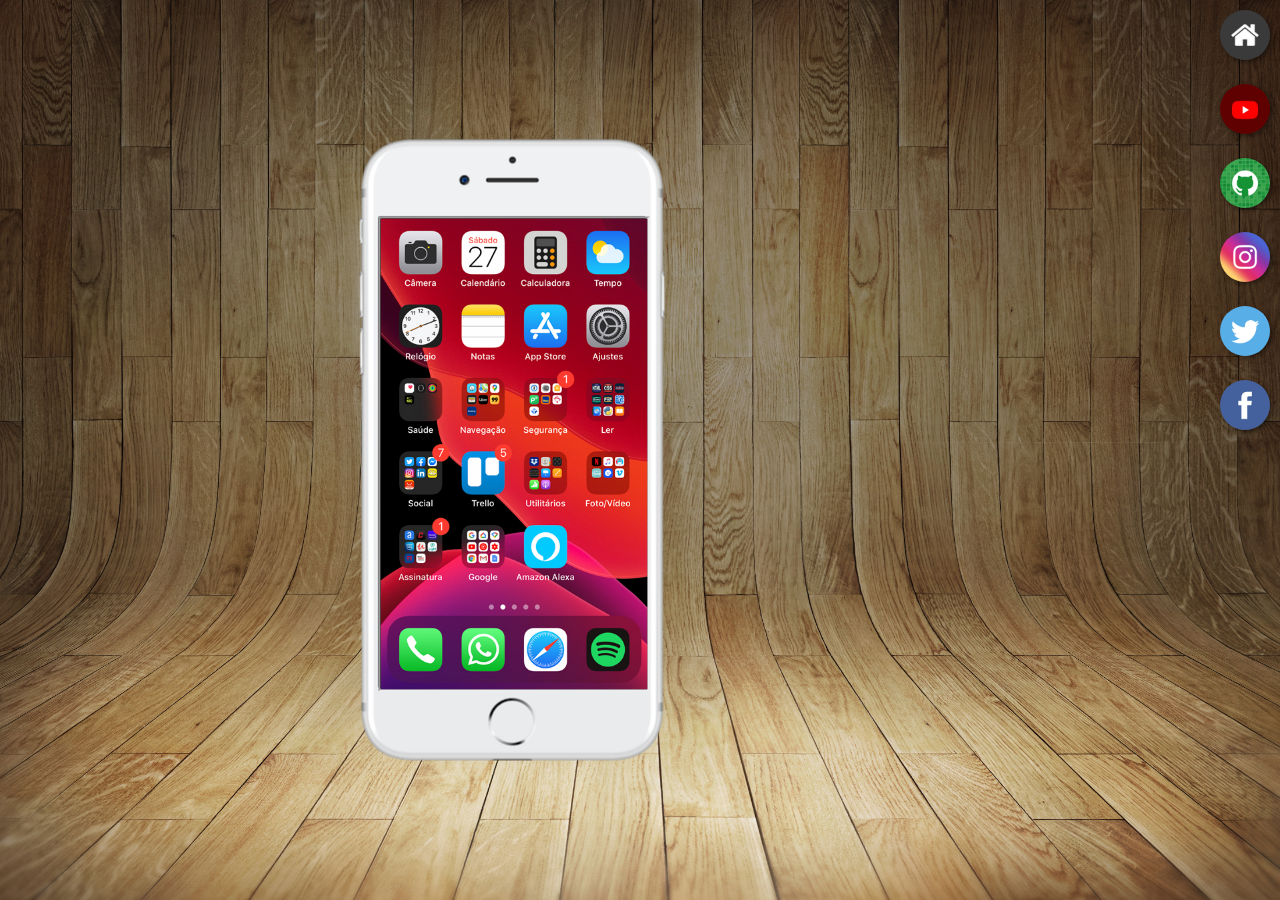
<file: index.html>
<!DOCTYPE html>
<html lang="pt-br">
<head>
    <meta charset="UTF-8">
    <meta http-equiv="X-UA-Compatible" content="IE=edge">
    <meta name="viewport" content="width=device-width, initial-scale=1.0">
    <title>Projeto Redes sociais</title>
   <link rel="shortcut icon" href="favicon.ico" type="image/x-icon">
   <link rel="stylesheet" href="estilo/style.css">
</head>
<body>
    <main>
        <section id="telefone">

            <iframe src="home.html" name="tela" id="tela">
                seu navegador não é compatível
            </iframe>


        </section>
        <section id="redes-sociais">

            <a href="home.html" target="tela"><img src="imagens/logo-home.jpg" alt="Home"></a><br>
            <a href="youtube.html" target="tela"><img src="imagens/logo-youtube.jpg" alt="Youtube"></a><br>
            <a href="Github.html" target="tela"><img src="imagens/logo-github.jpg" alt="Github"></a><br>
            <a href="instagram.html" target="tela"><img src="imagens/logo-instagram.jpg" alt="Instagram"></a><br>
            <a href="twitter.html" target="tela"><img src="imagens/logo-twitter.jpg" alt="Twitter"></a><br>
            <a href="facebook.html" target="tela"><img src="imagens/logo-facebook.jpg" alt="Facebook"></a>

        </section>
    </main>
</body>
</html>
</file>
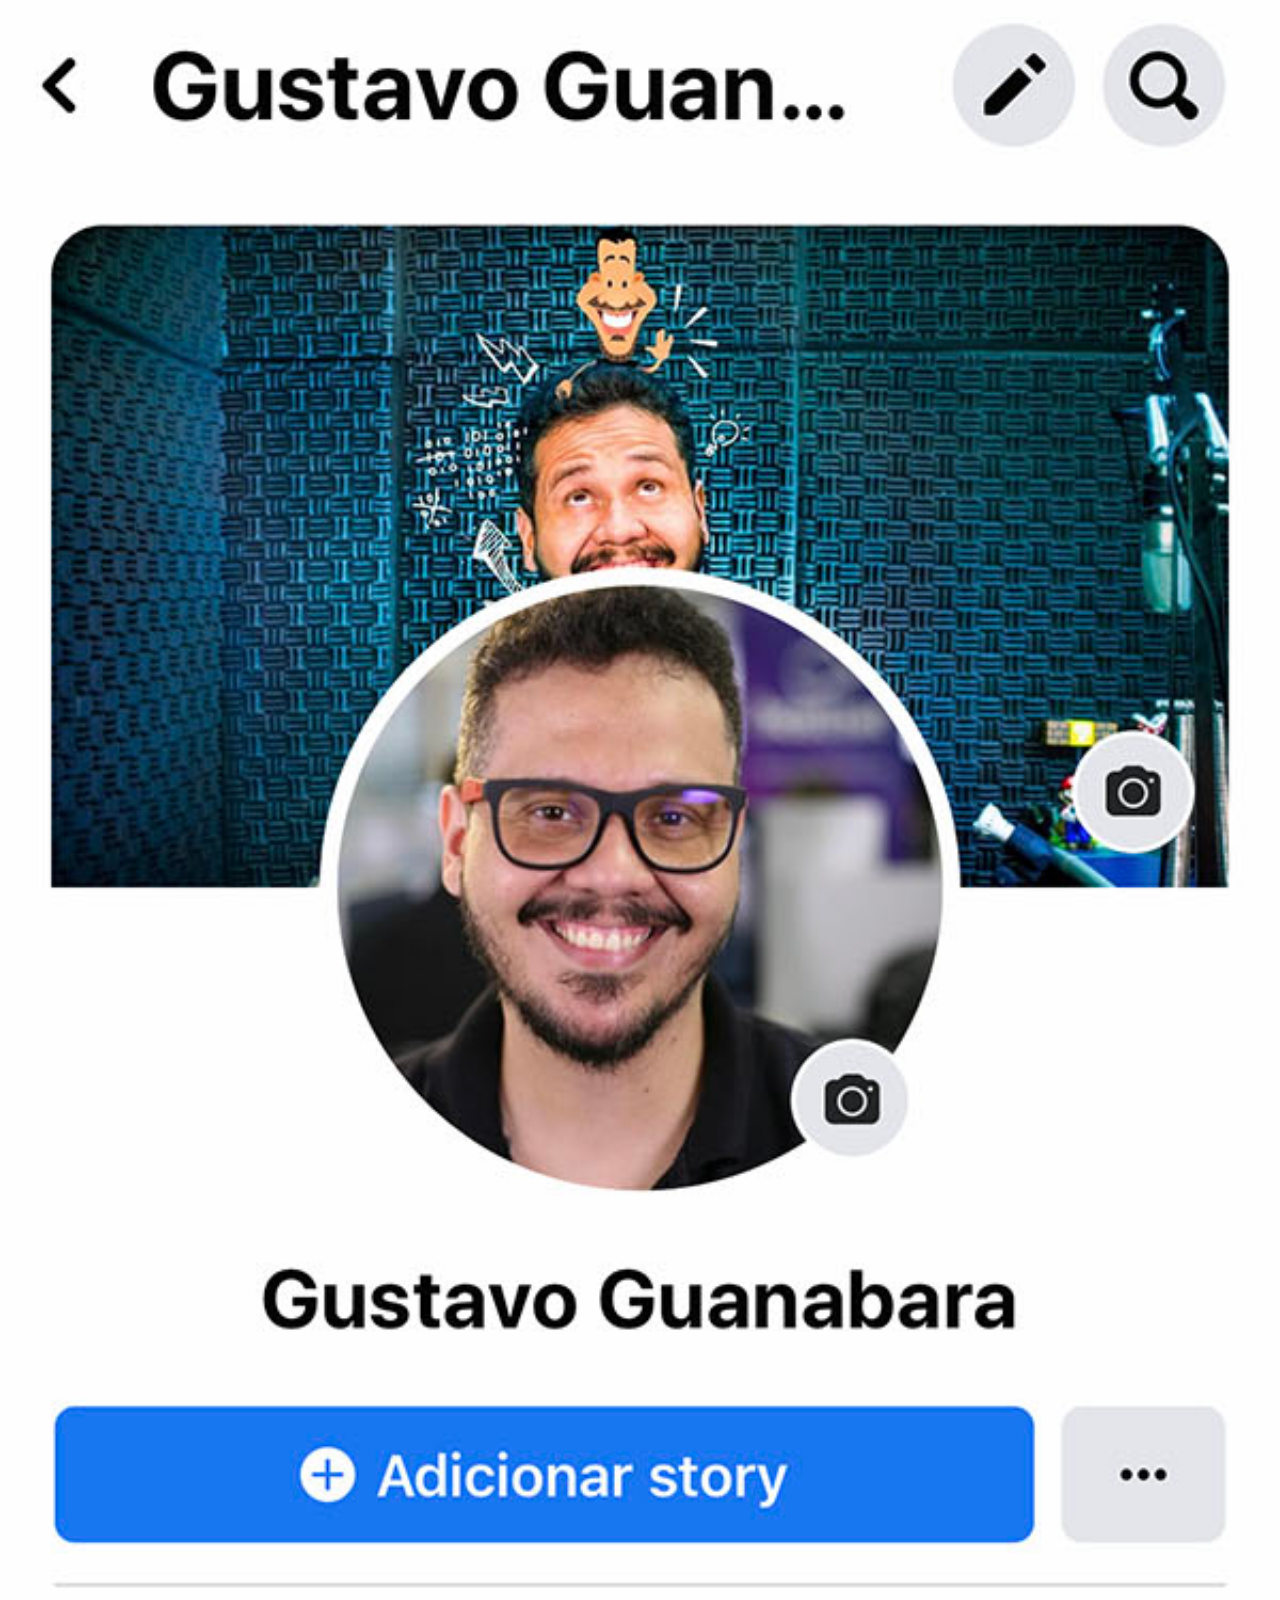
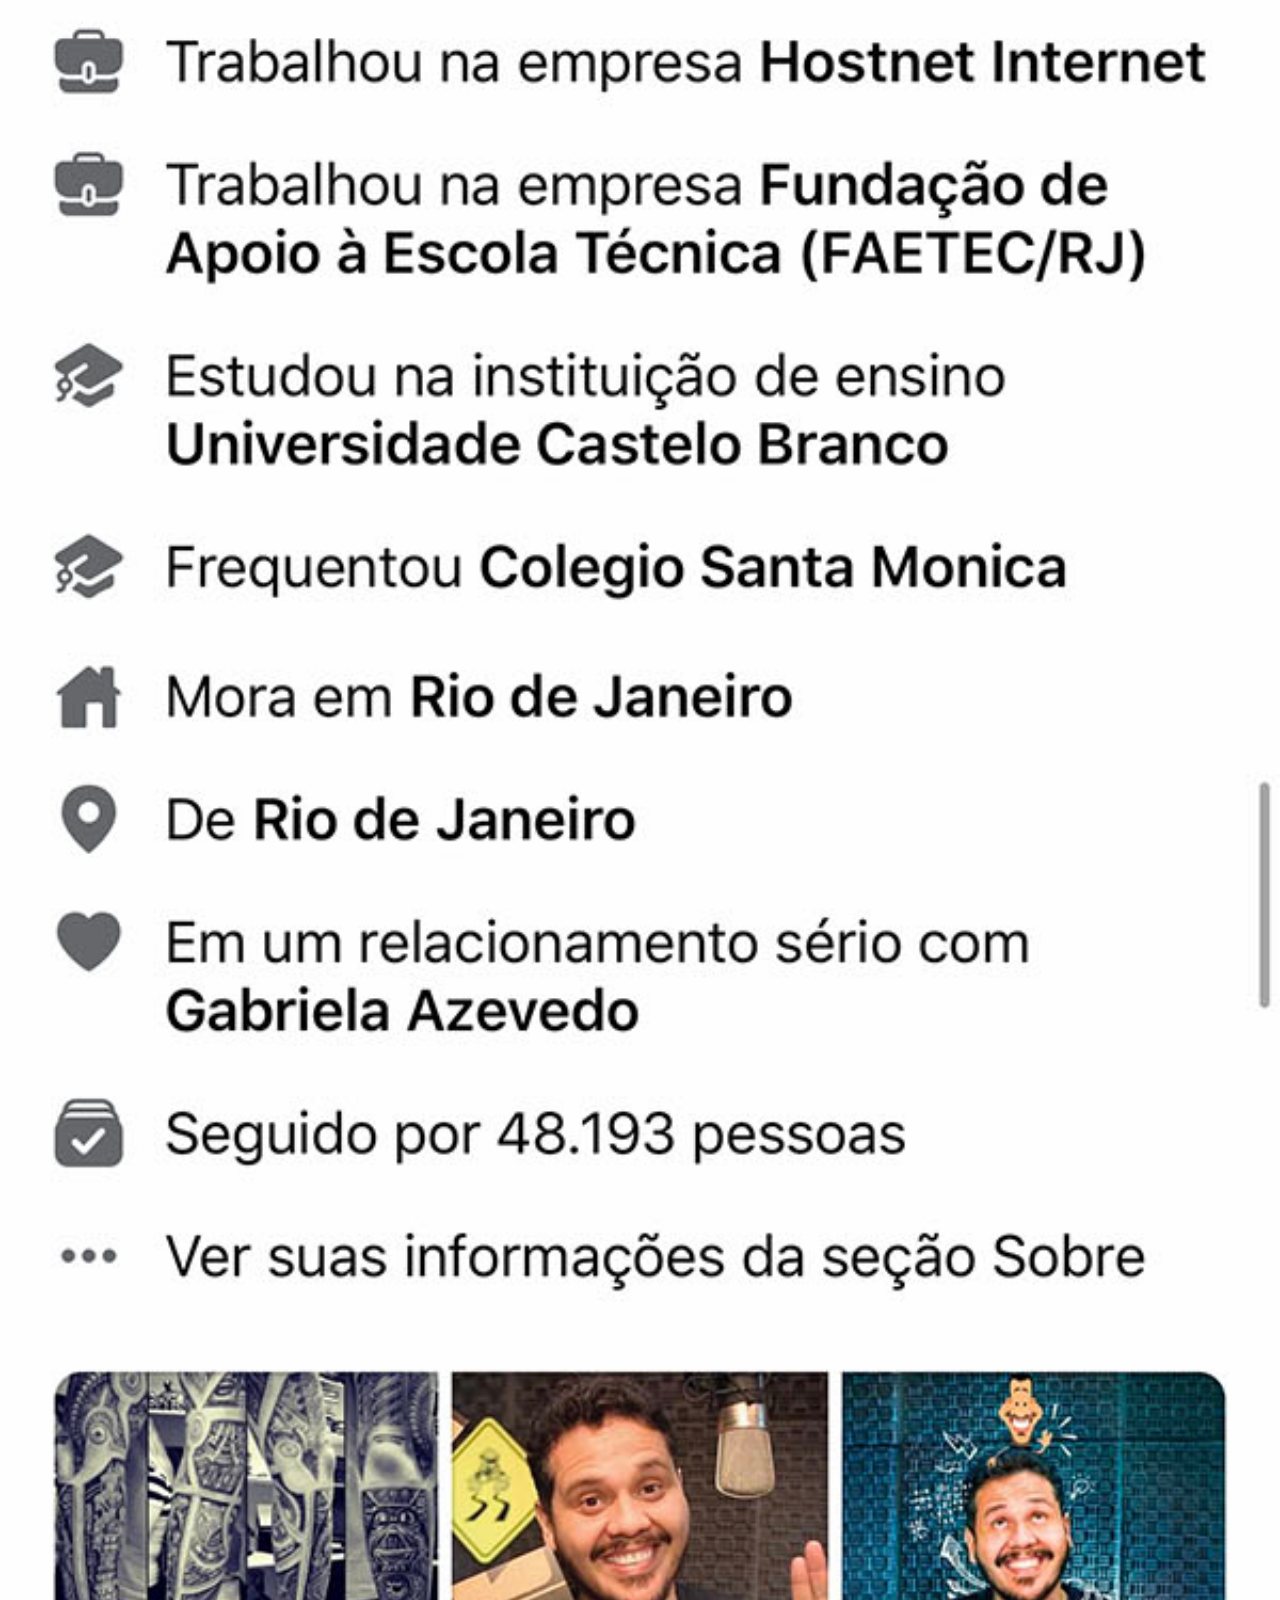
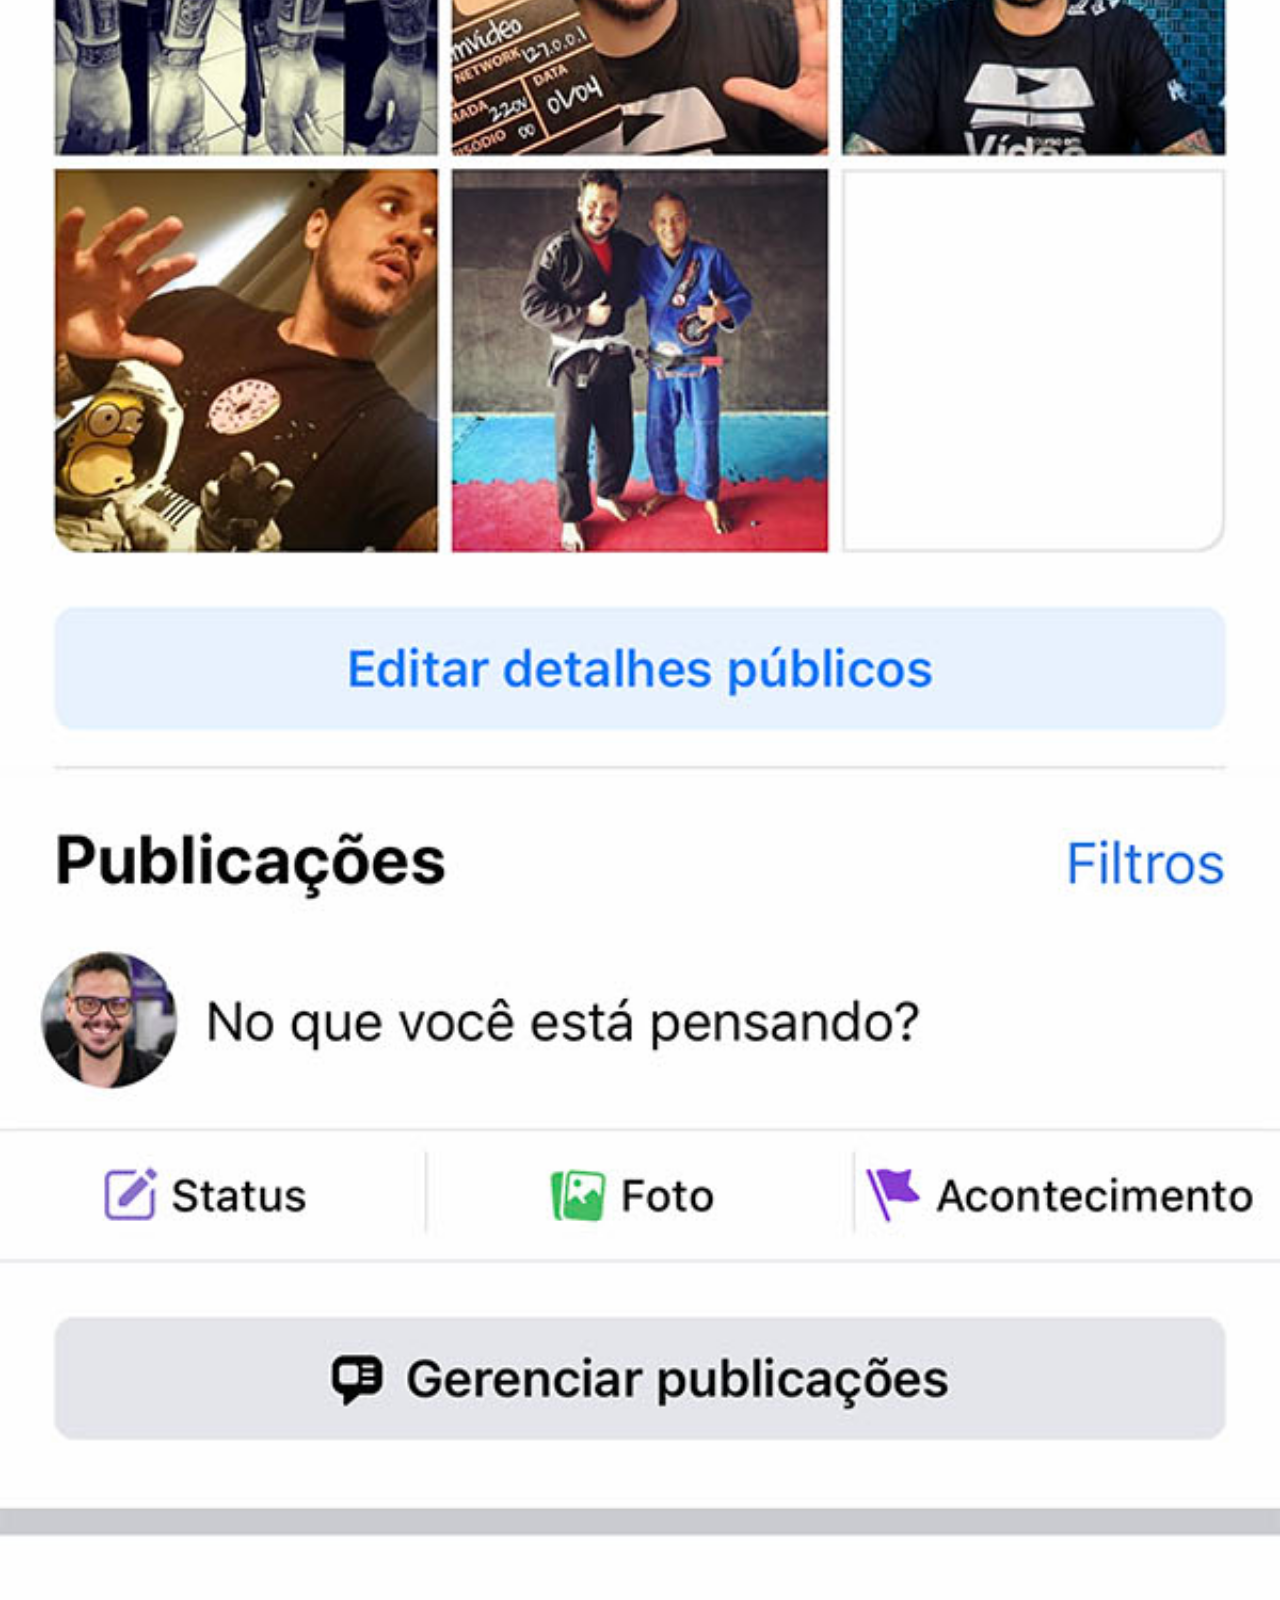
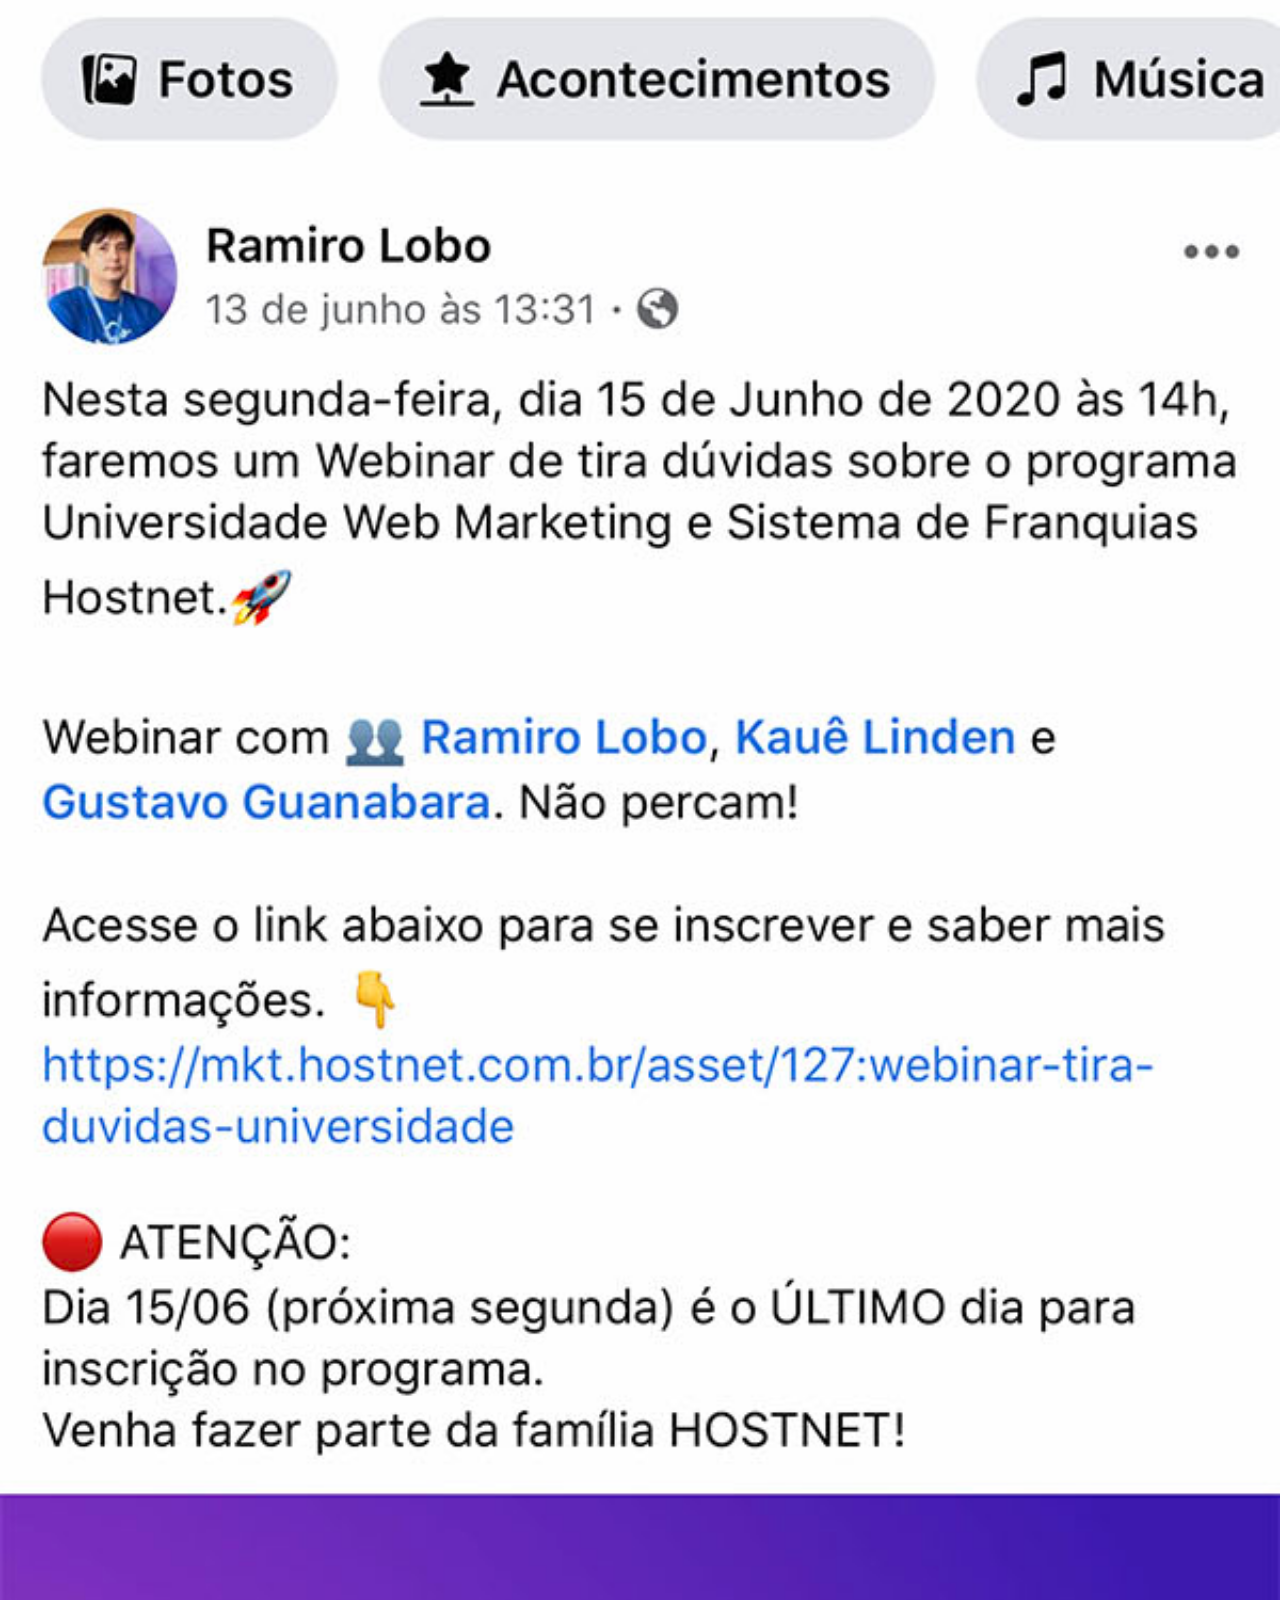
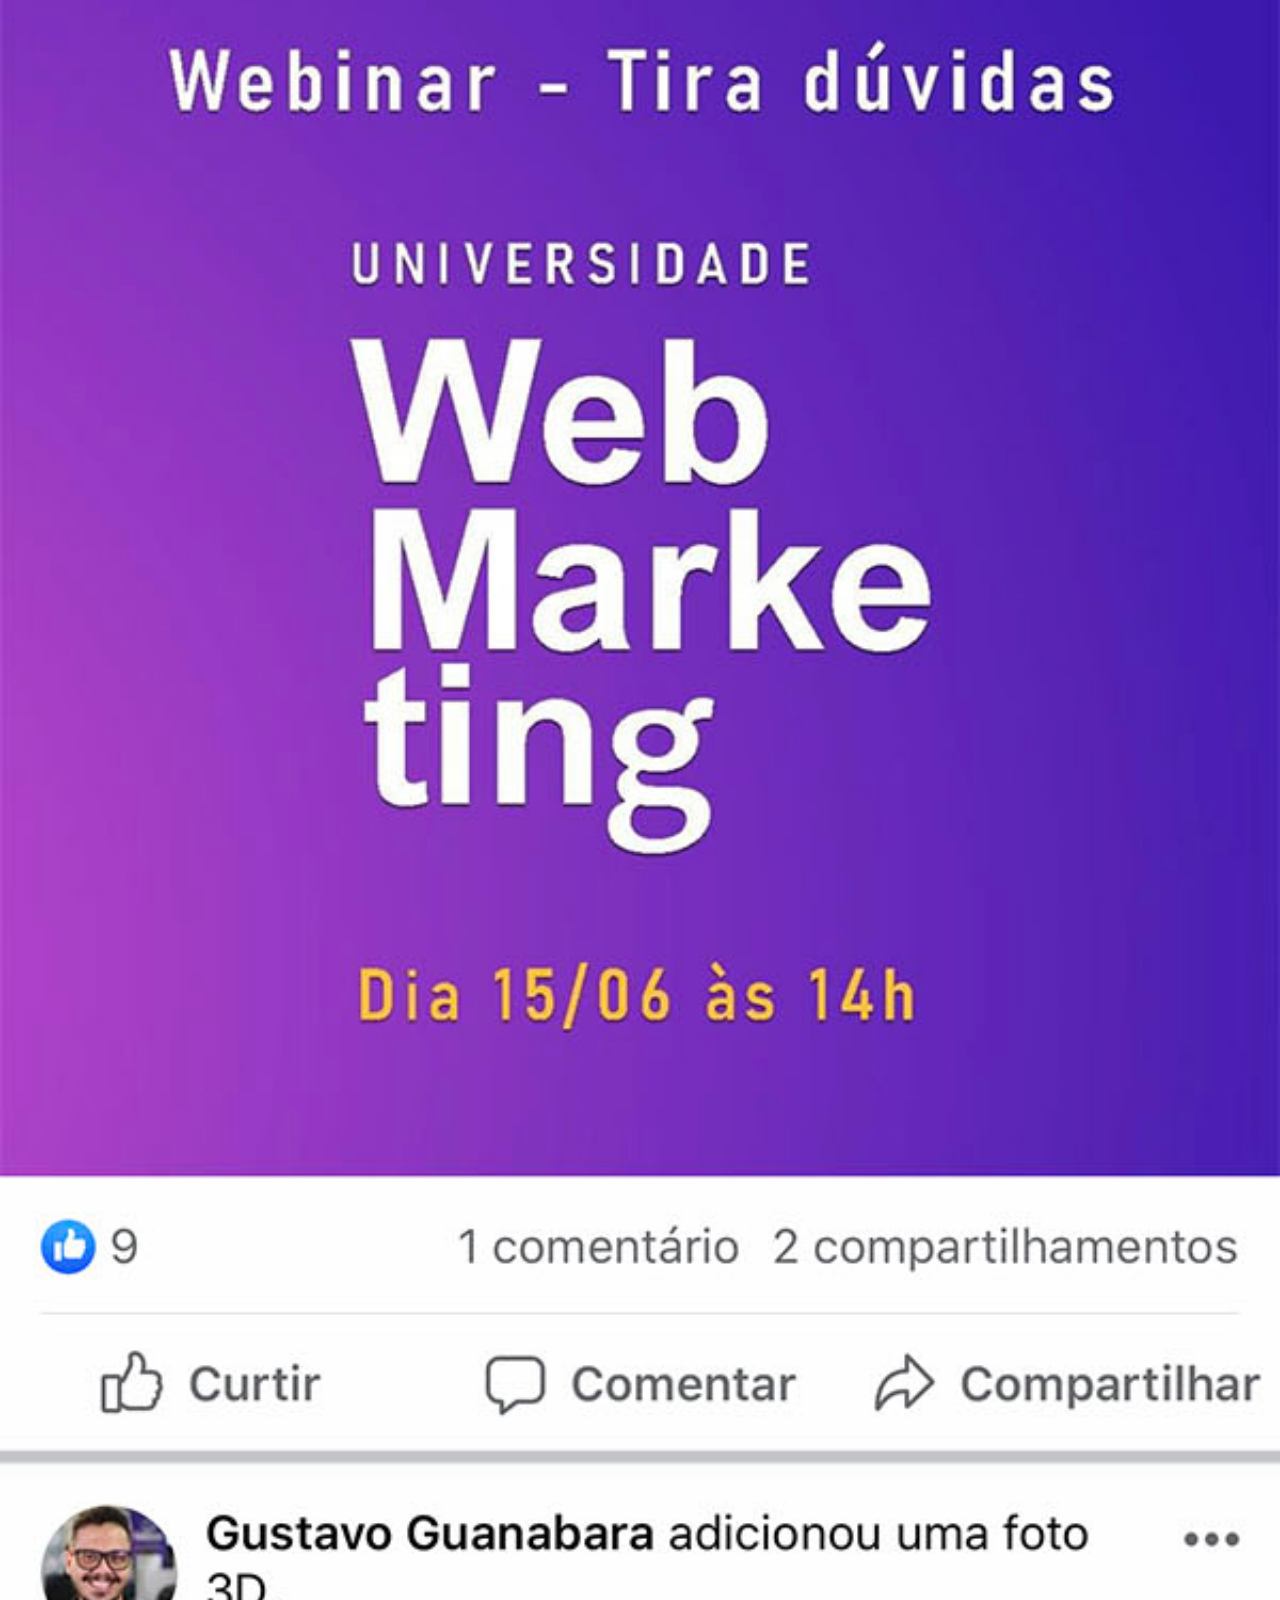
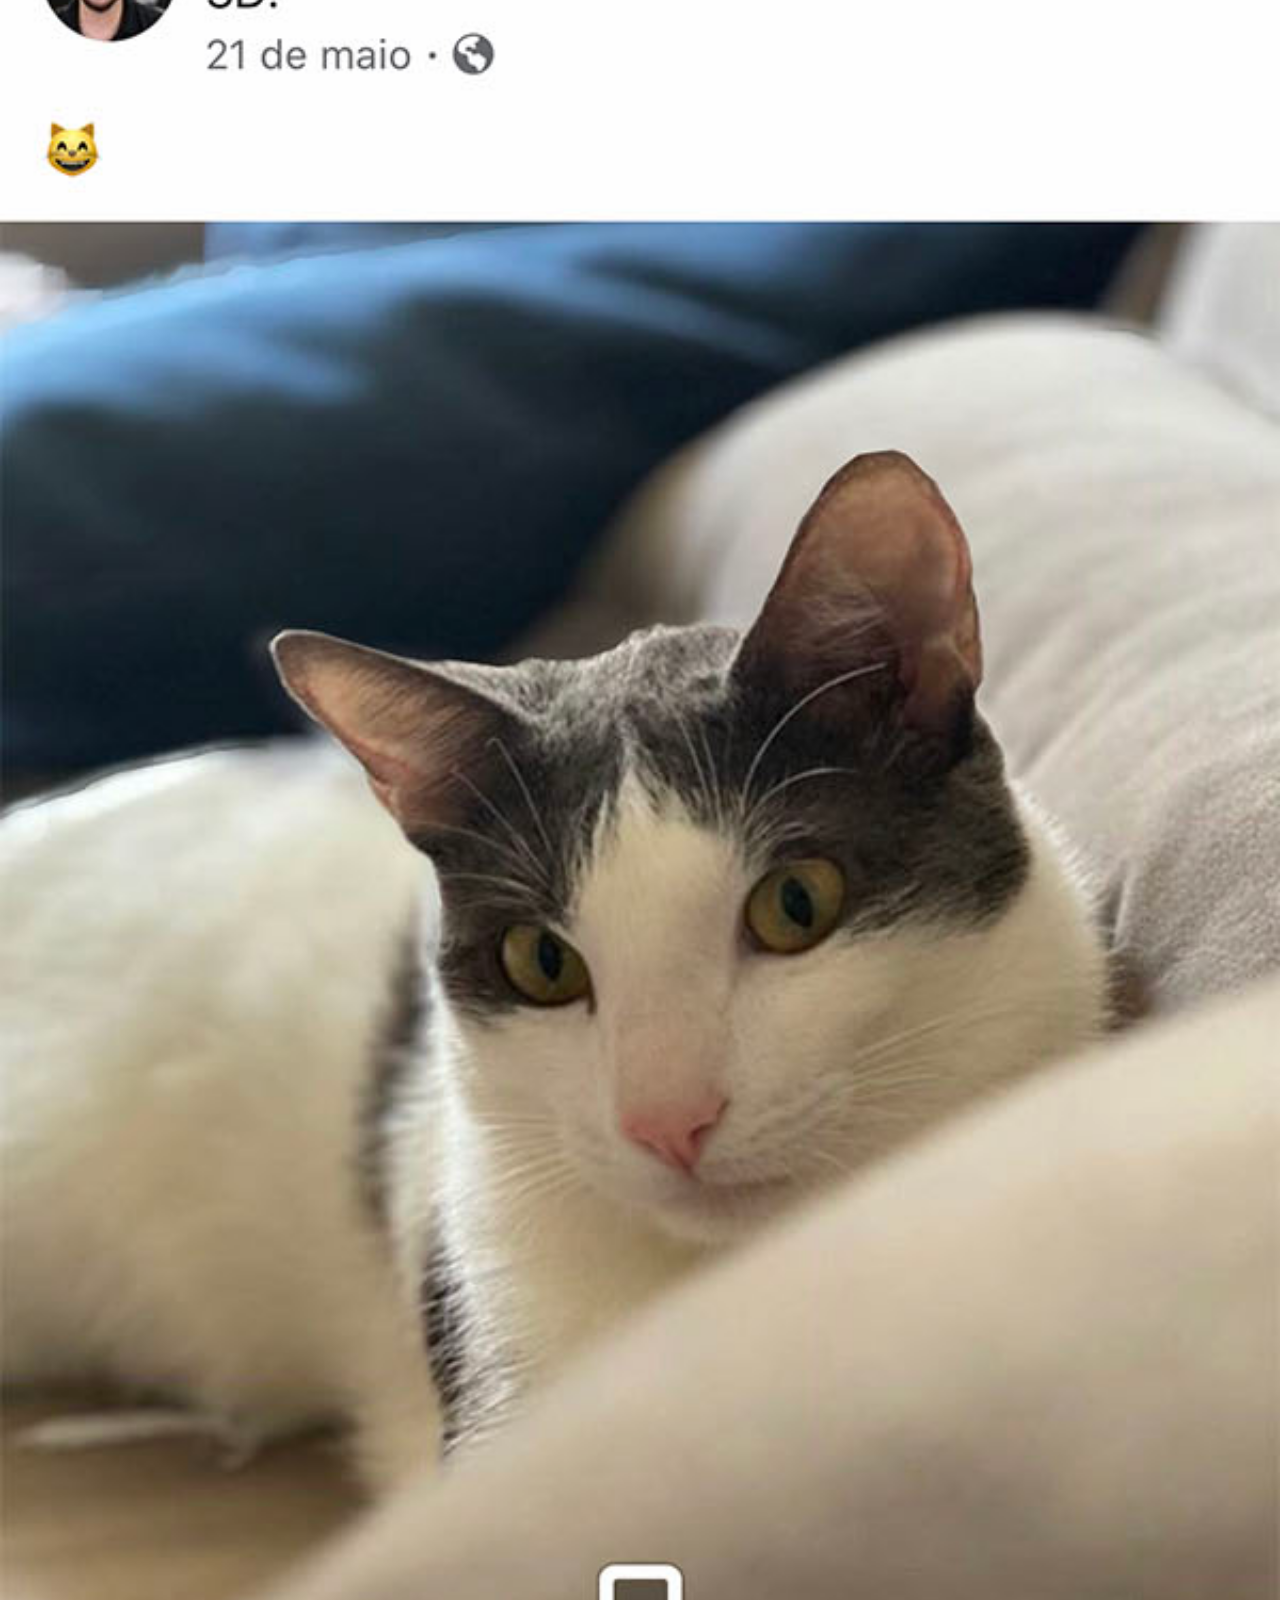
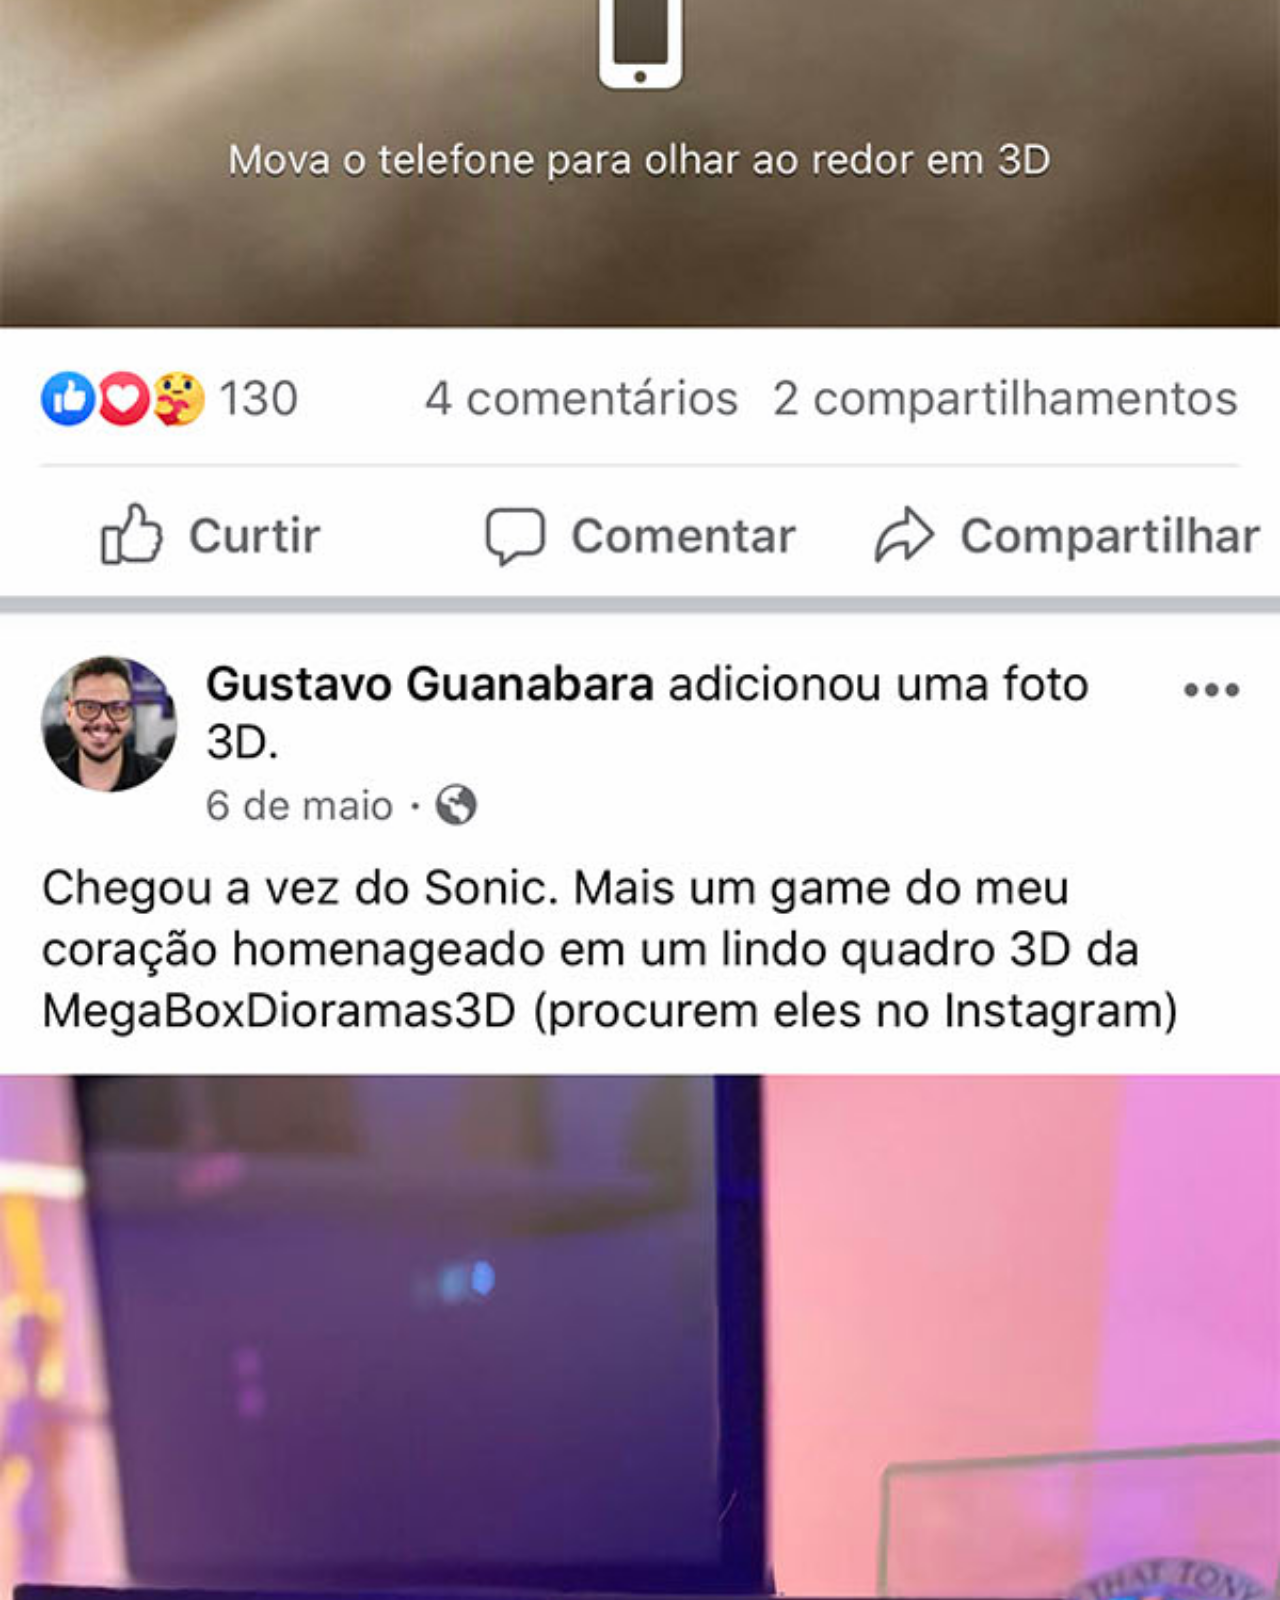
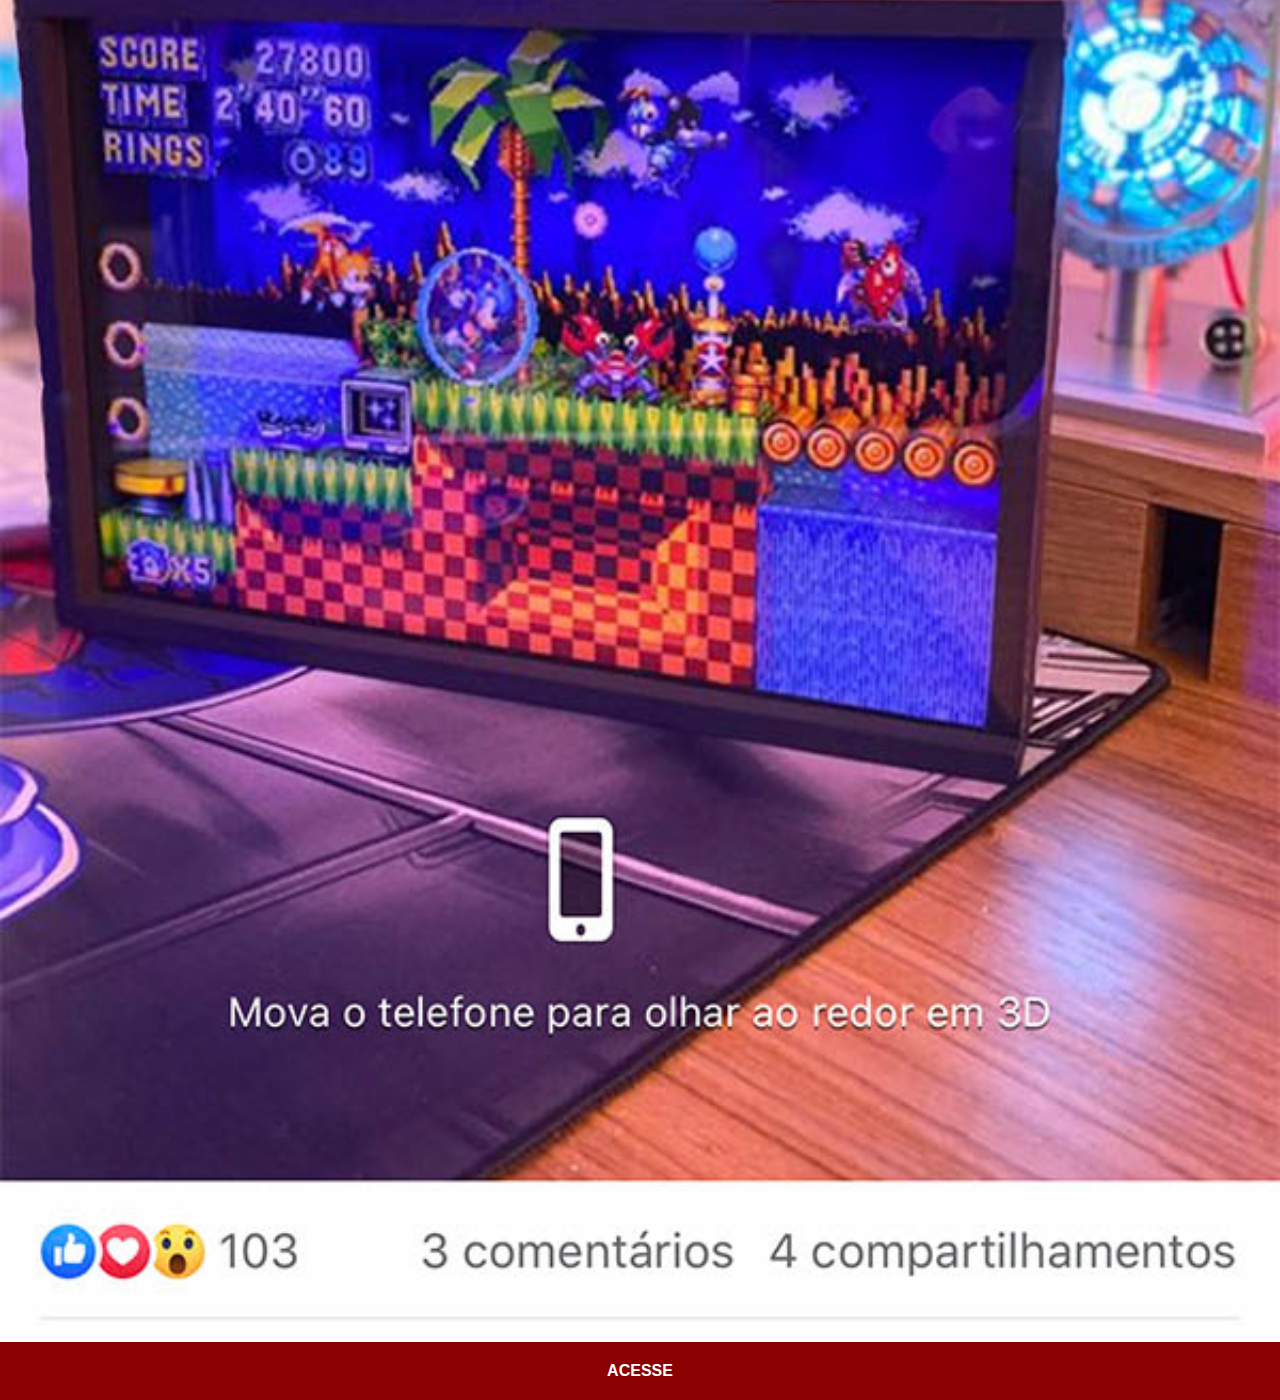
<file: facebook.html>
<!DOCTYPE html>
<html lang="pt-br">
<head>
    <meta charset="UTF-8">
    <meta http-equiv="X-UA-Compatible" content="IE=edge">
    <meta name="viewport" content="width=device-width, initial-scale=1.0">
    <title>Facebook</title>

<link rel="stylesheet" href="estilos/social.css".css">

</head>
<body>
    <img src="imagens/tela-facebook.jpg" alt="Facebook">
    <a href="https://www.facebook.com/gustavoguanabara/" target="_blank">ACESSE</a>
</body>
</html>
</file>
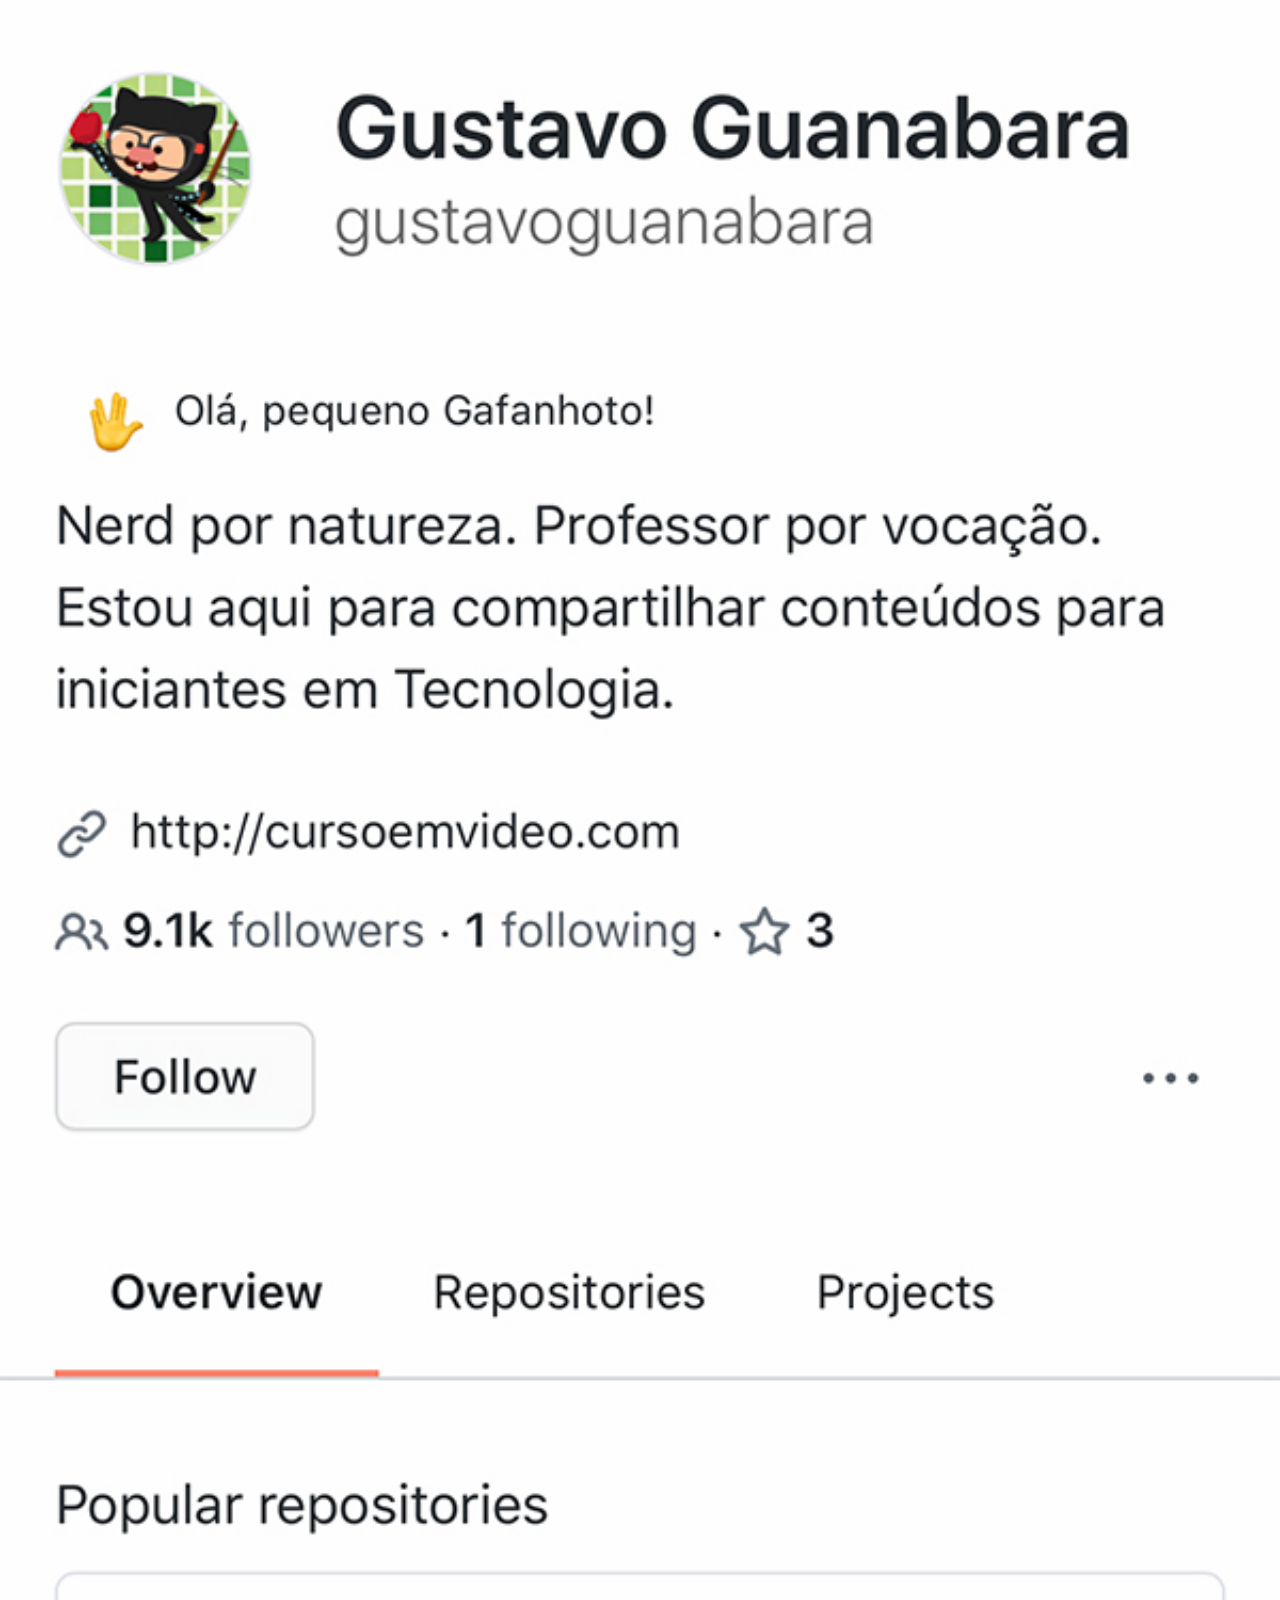
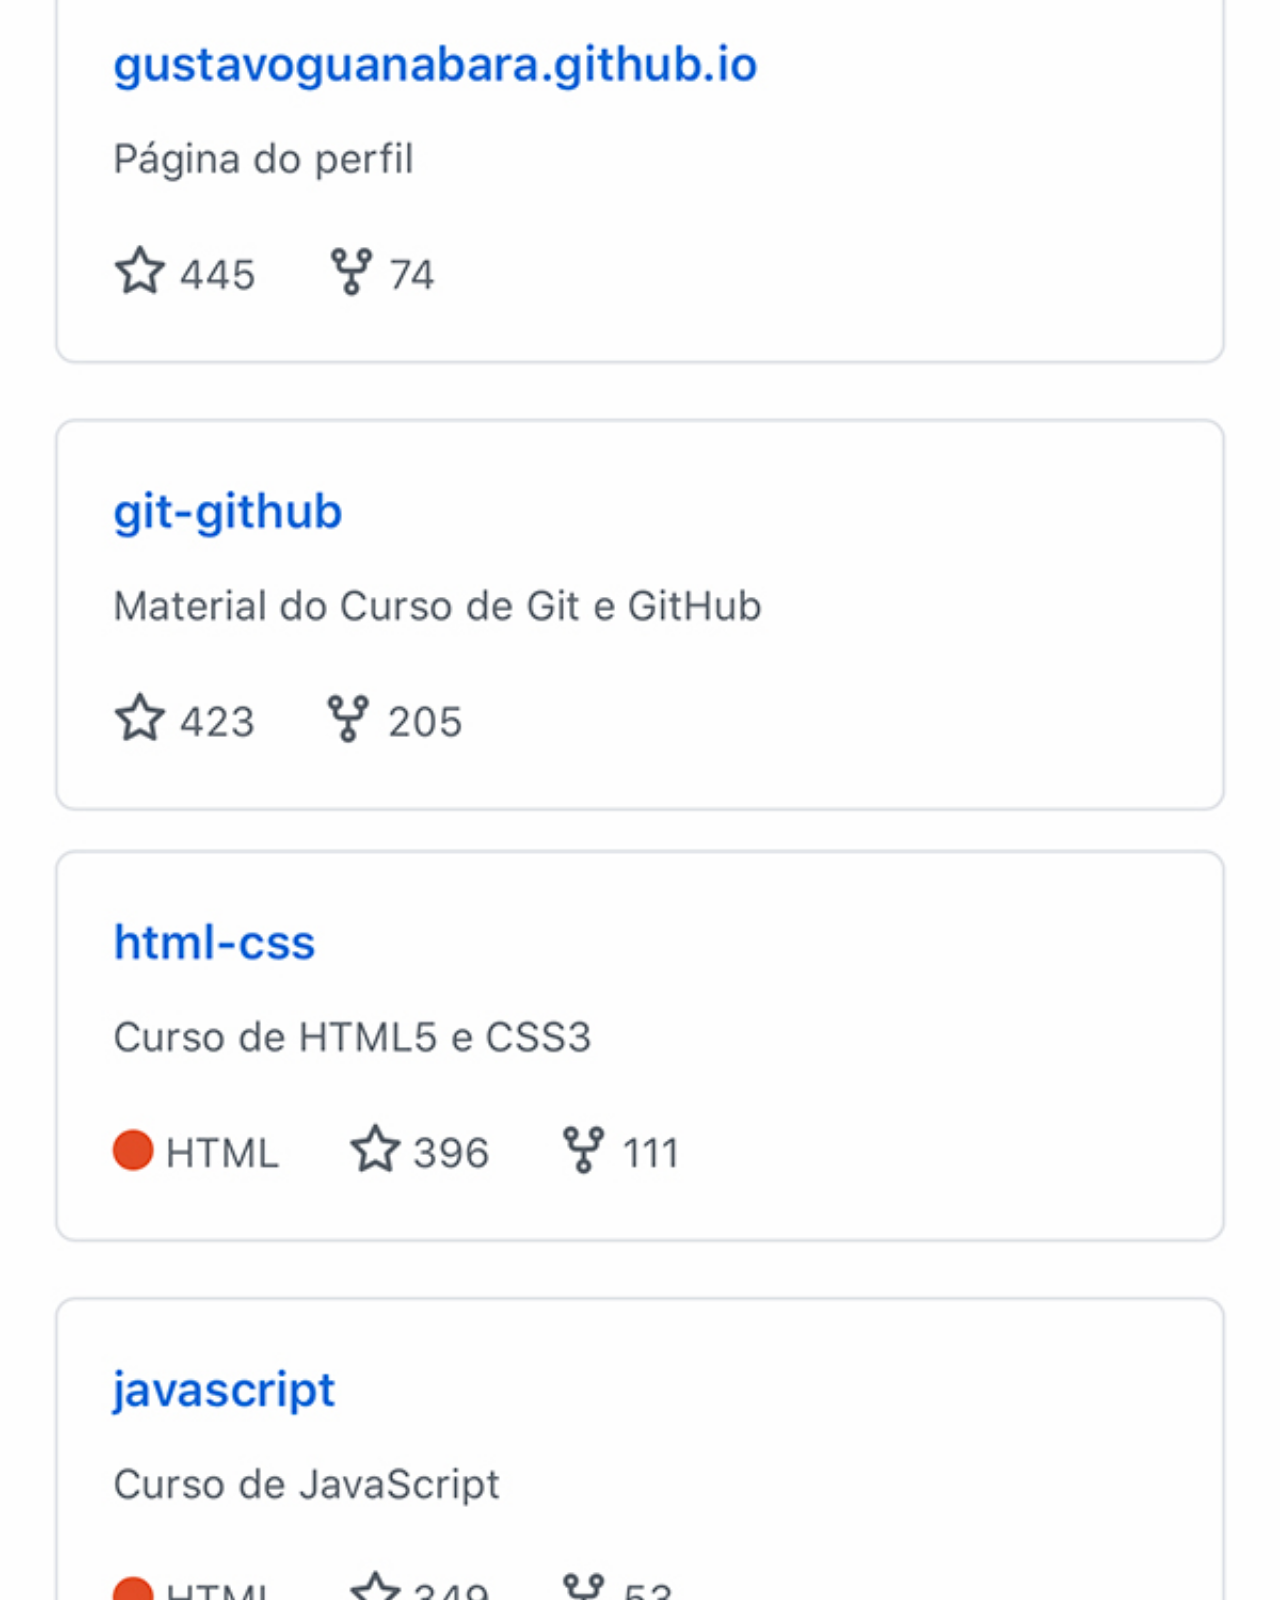
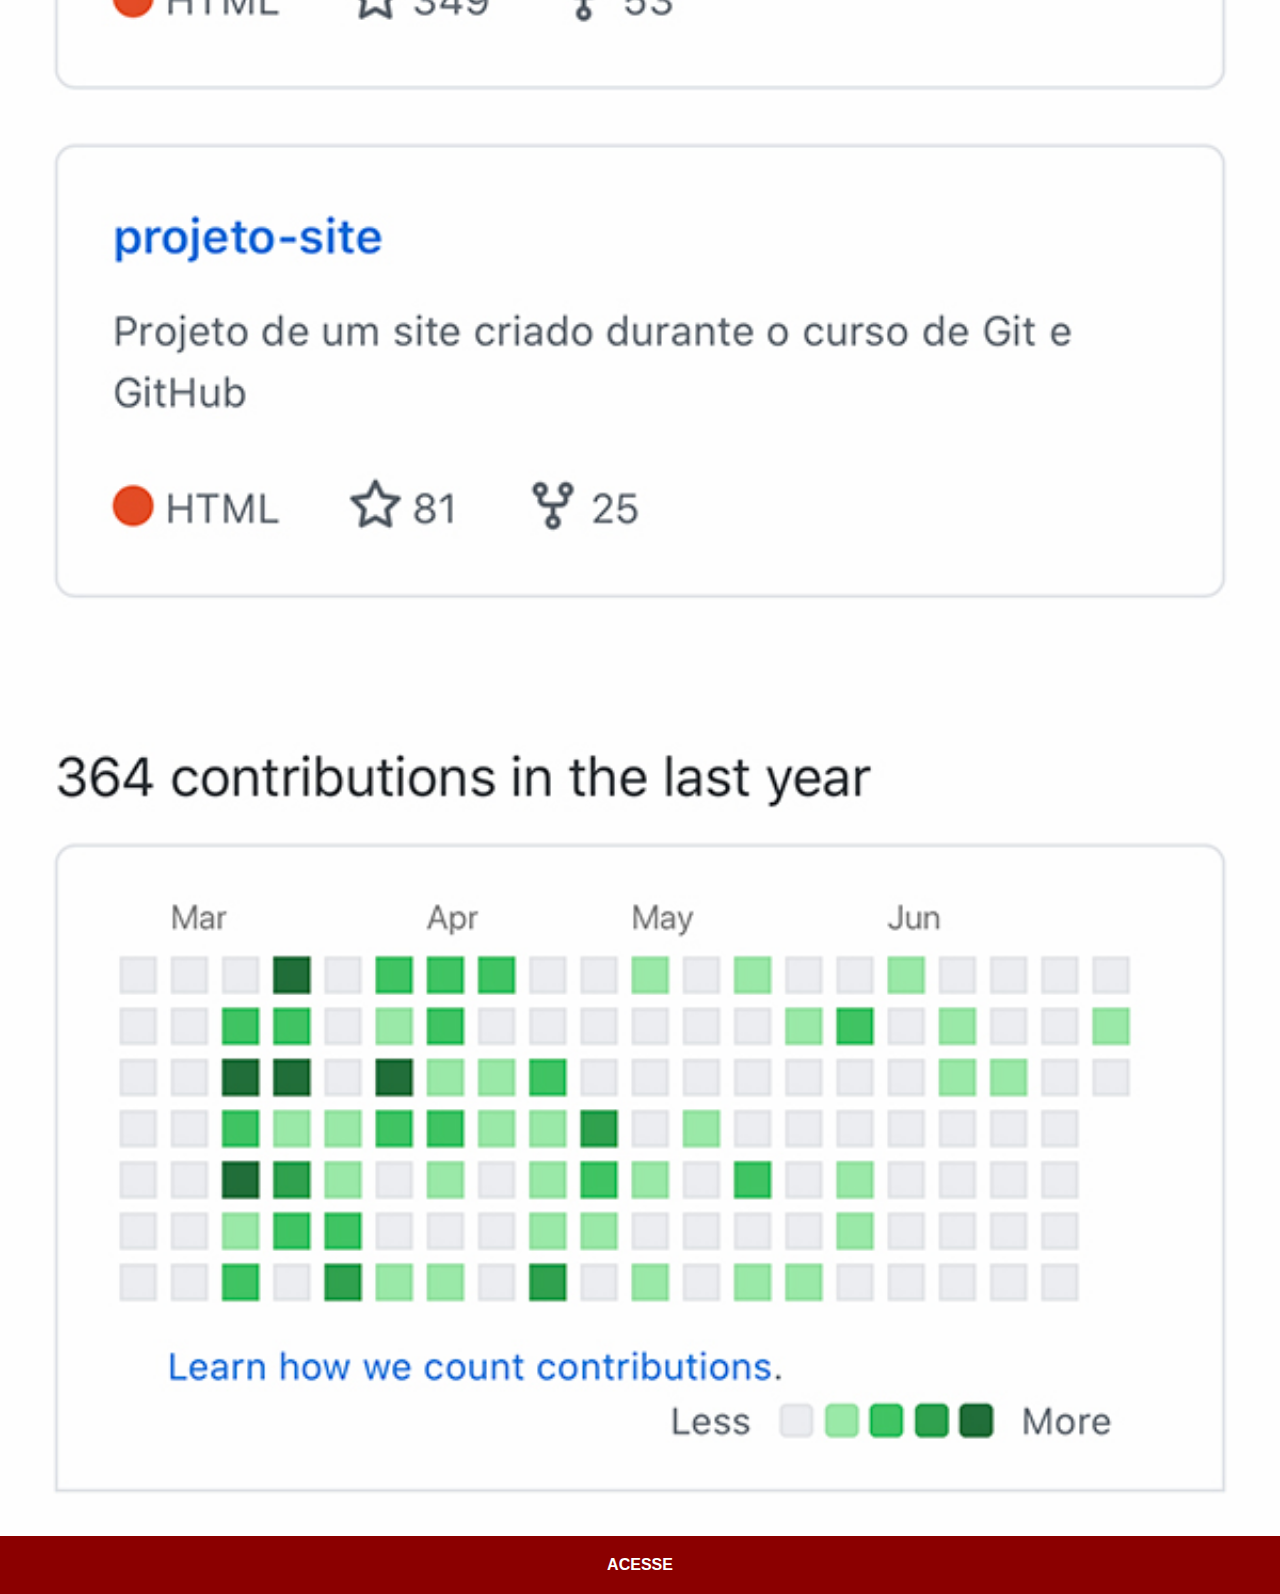
<file: Github.html>
<!DOCTYPE html>
<html lang="pt-br">
<head>
    <meta charset="UTF-8">
    <meta http-equiv="X-UA-Compatible" content="IE=edge">
    <meta name="viewport" content="width=device-width, initial-scale=1.0">
    <title>Github</title>

    <link rel="stylesheet" href="estilos/social.css">

</head>
<body>

<img src="imagens/tela-github.jpg" alt="Github">
<a href="https://github.com/gustavoguanabara/" target="_blank">ACESSE</a>
    
</body>
</html>
</file>
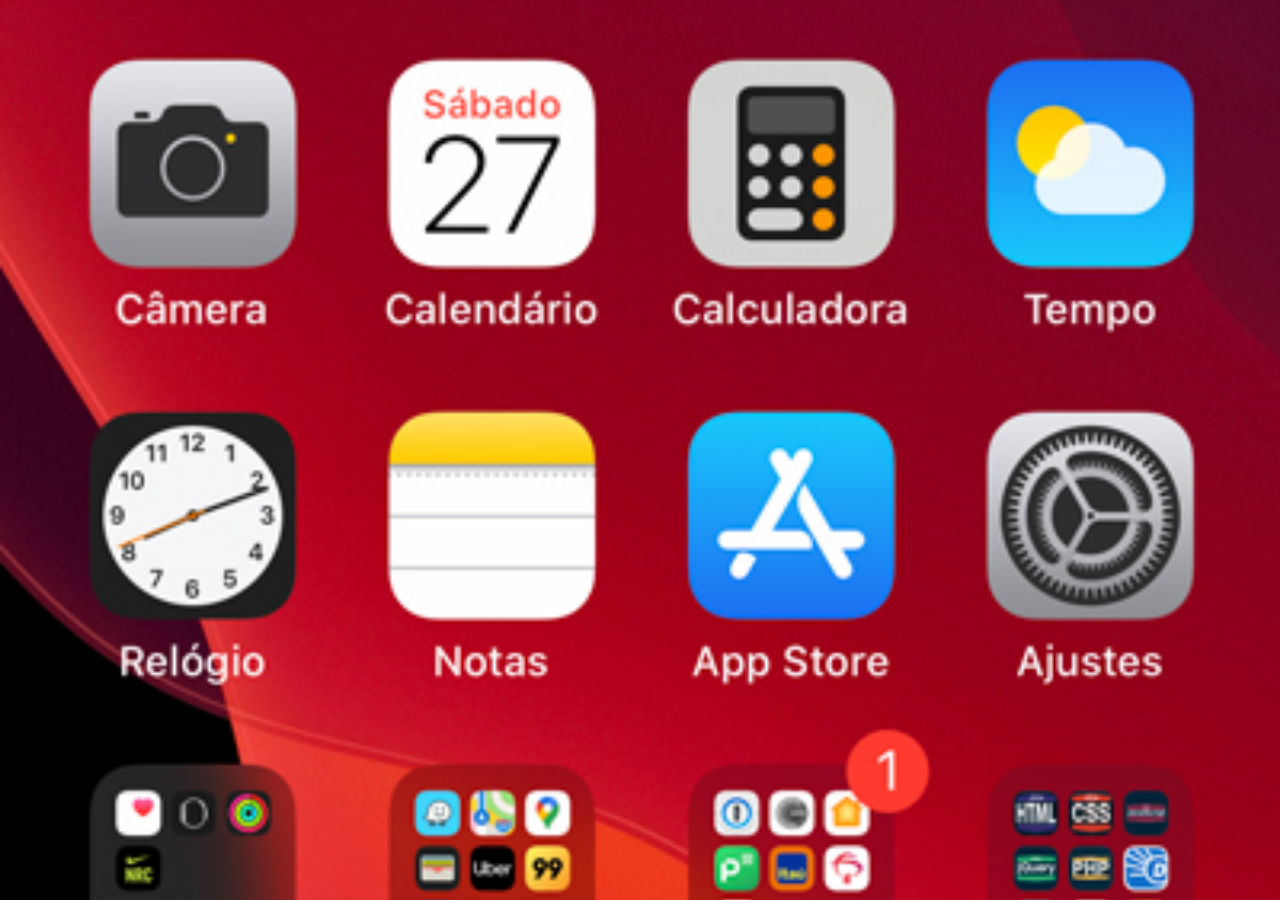
<file: home.html>
<!DOCTYPE html>
<html lang="pt-br">
<head>
    <meta charset="UTF-8">
    <meta http-equiv="X-UA-Compatible" content="IE=edge">
    <meta name="viewport" content="width=device-width, initial-scale=1.0">
    <title>home</title>
    <style>
          * {
             margin: 0px;
             padding: 0px;
          }

          body {
                height: 100vh;
                width: vw;
                background: #000000 url(imagens/tela-home.jpg) no-repeat top center;
                background-size: cover;
          }

    </style>
</head>
<body>
    
</body>
</html>
</file>
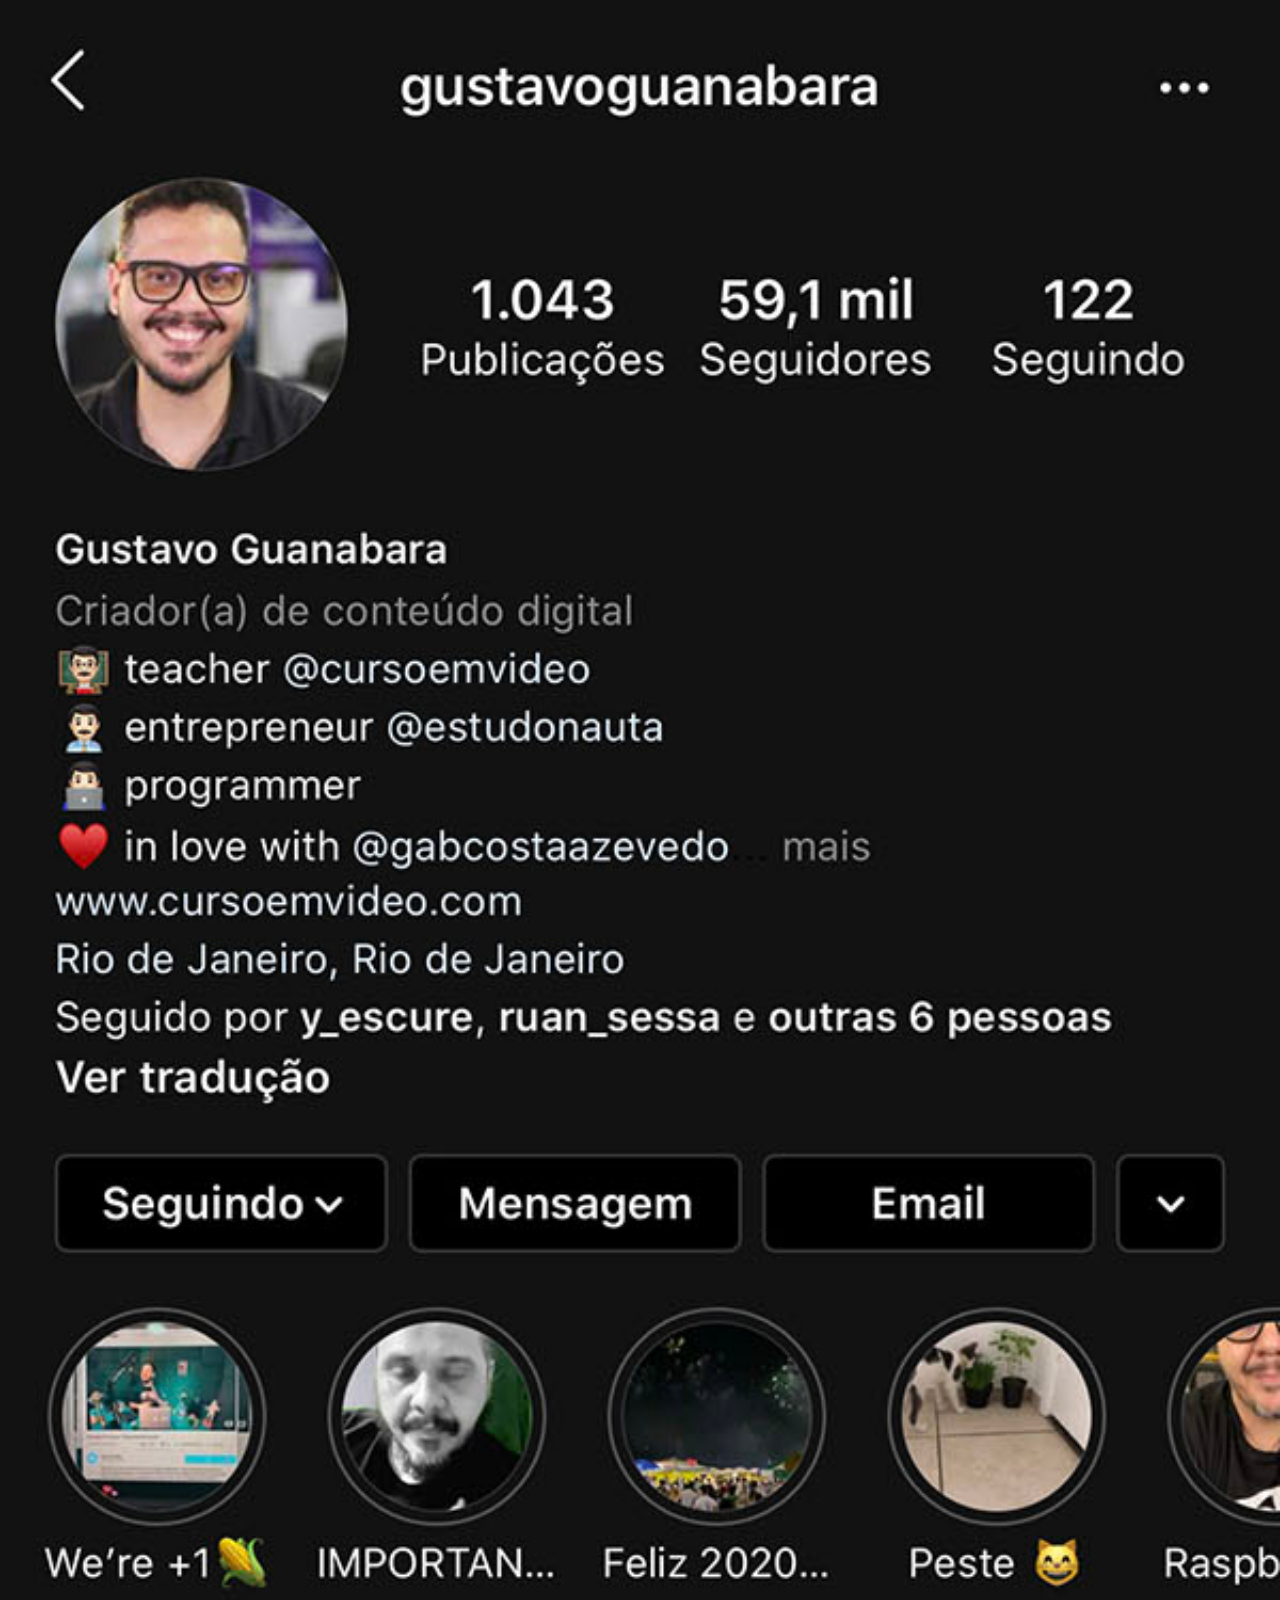
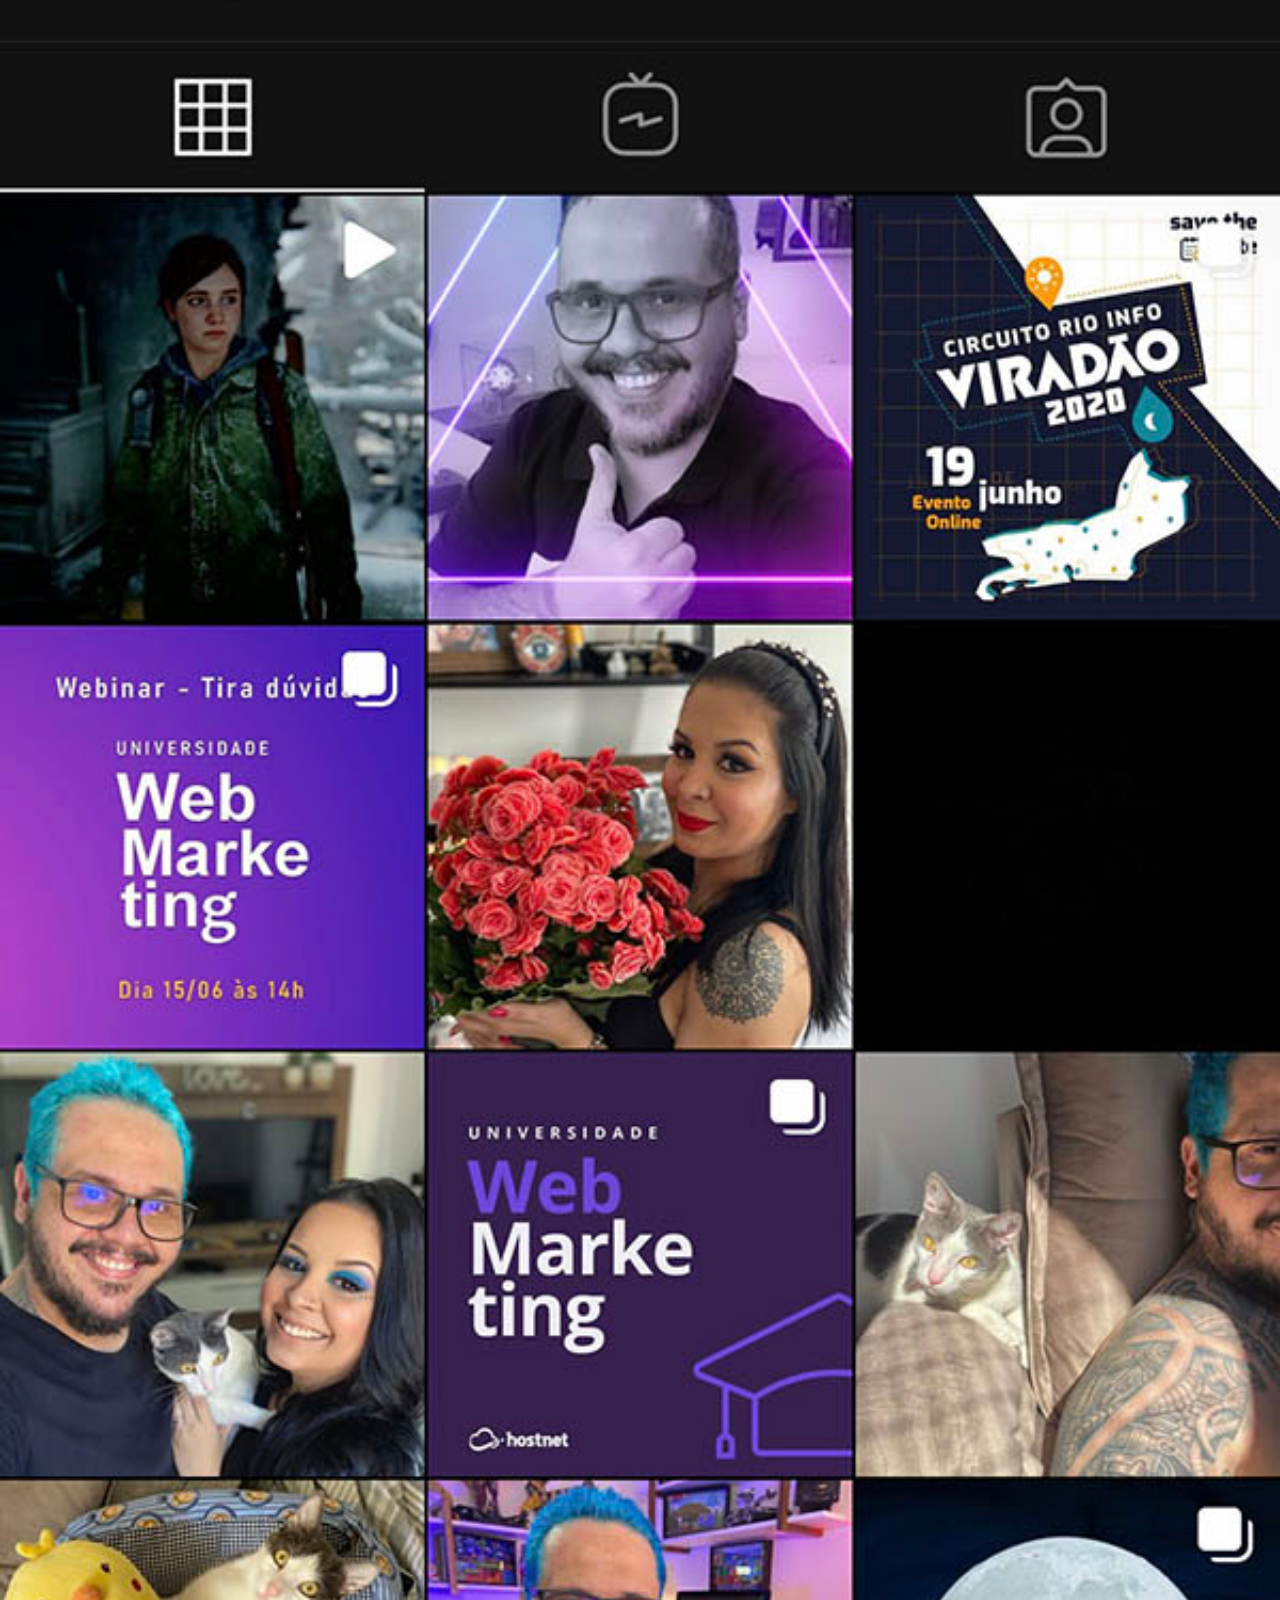
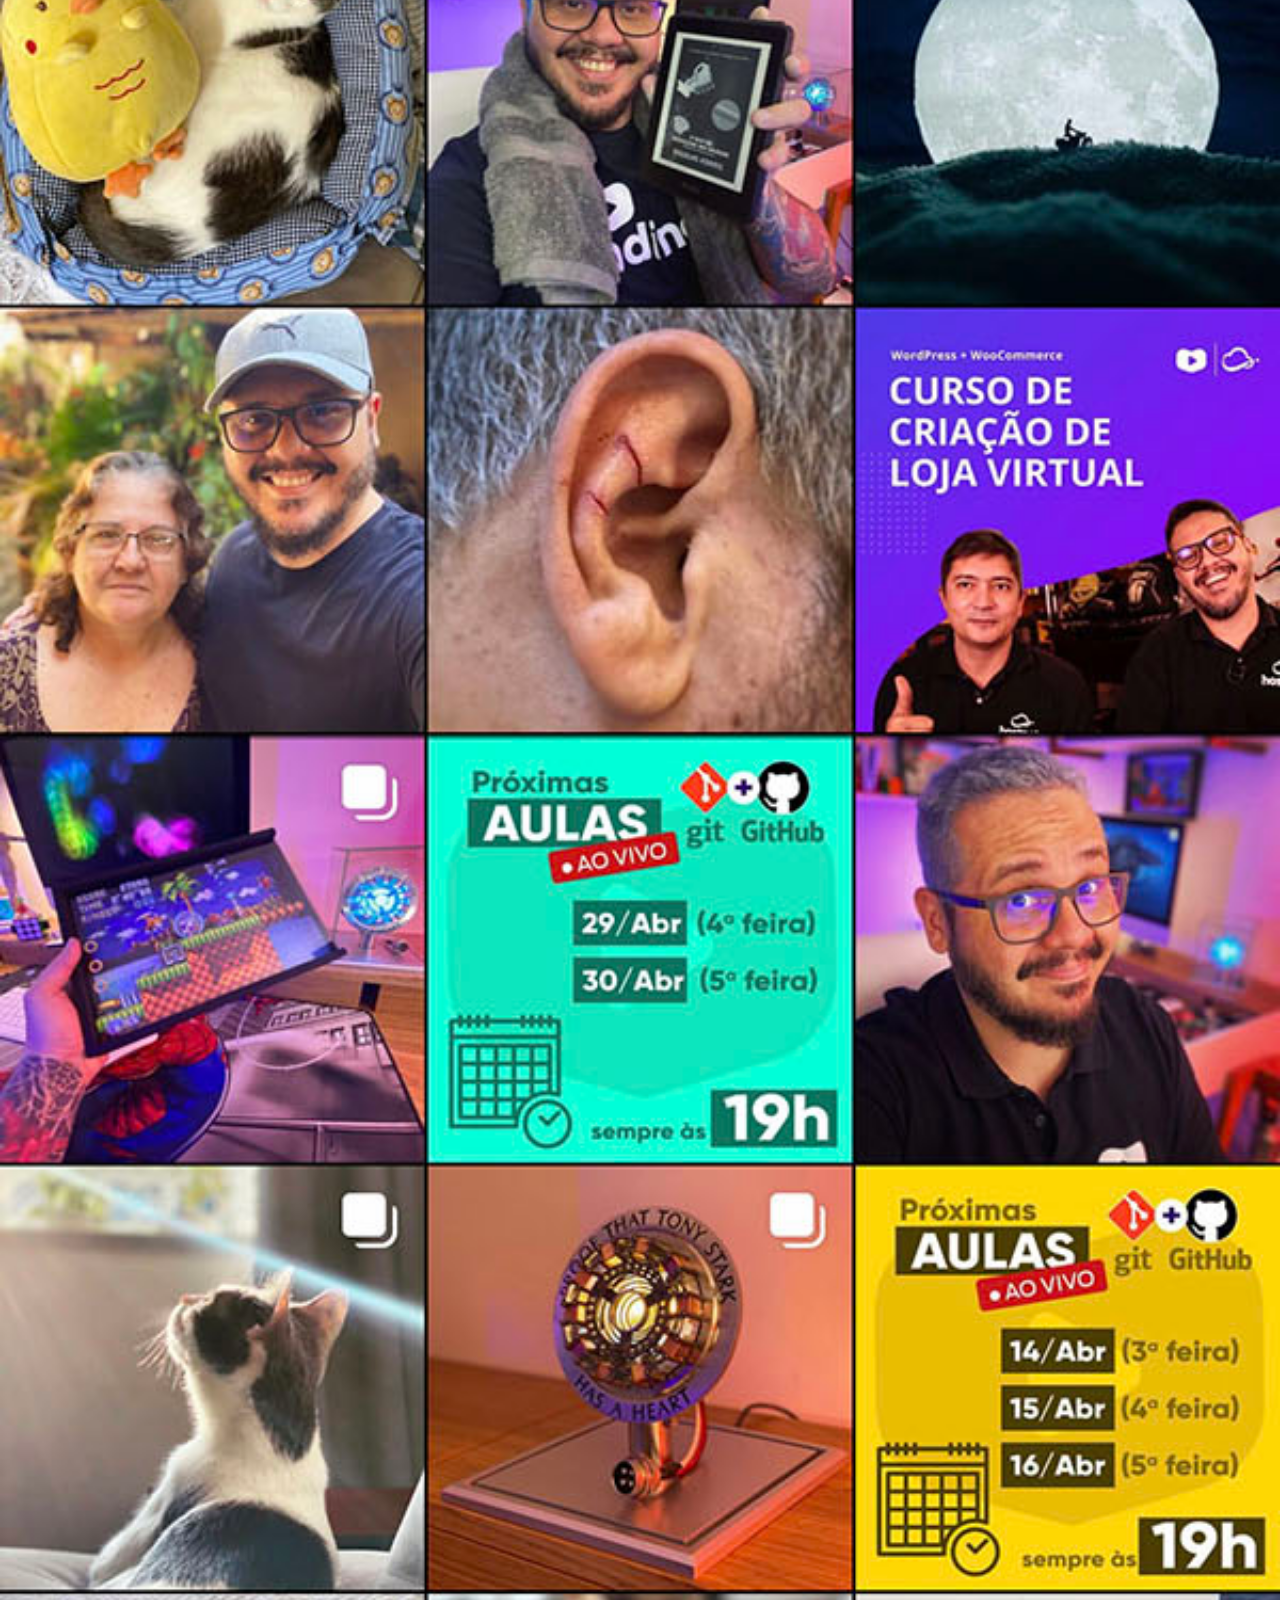
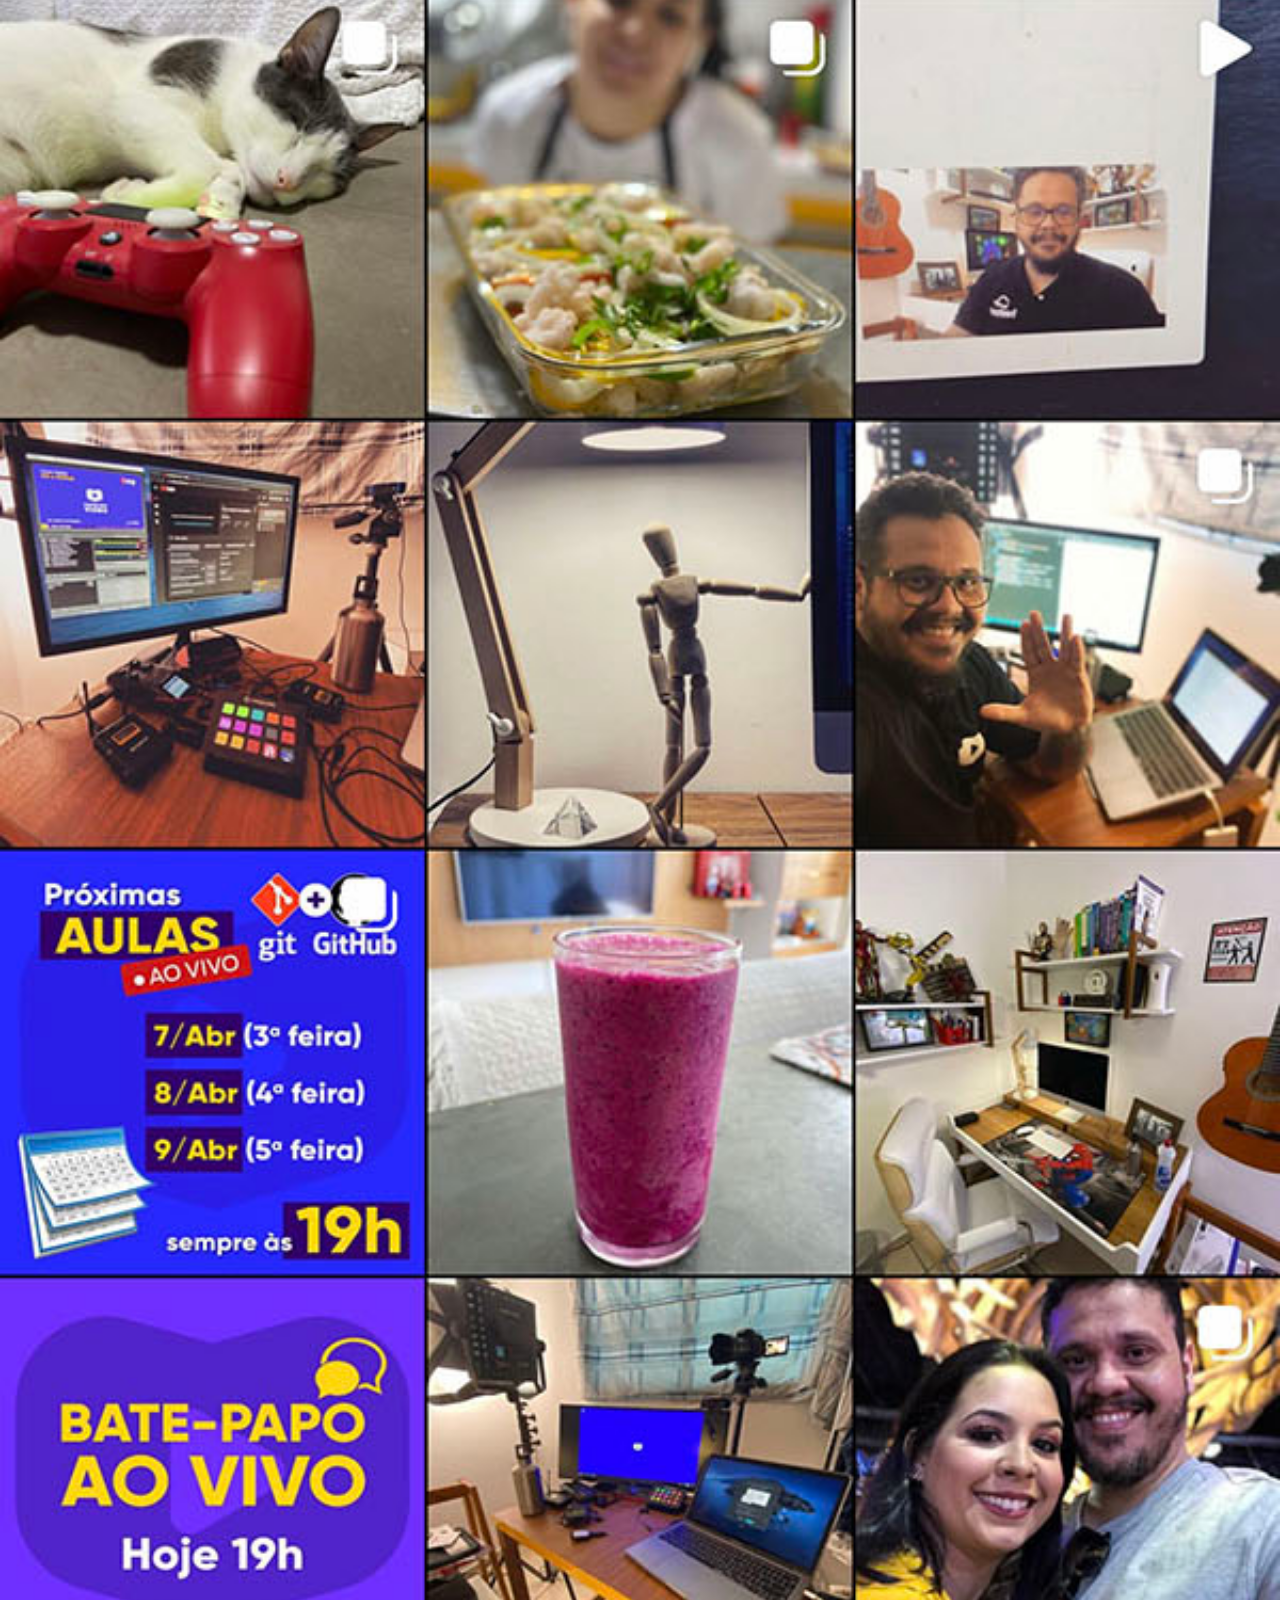
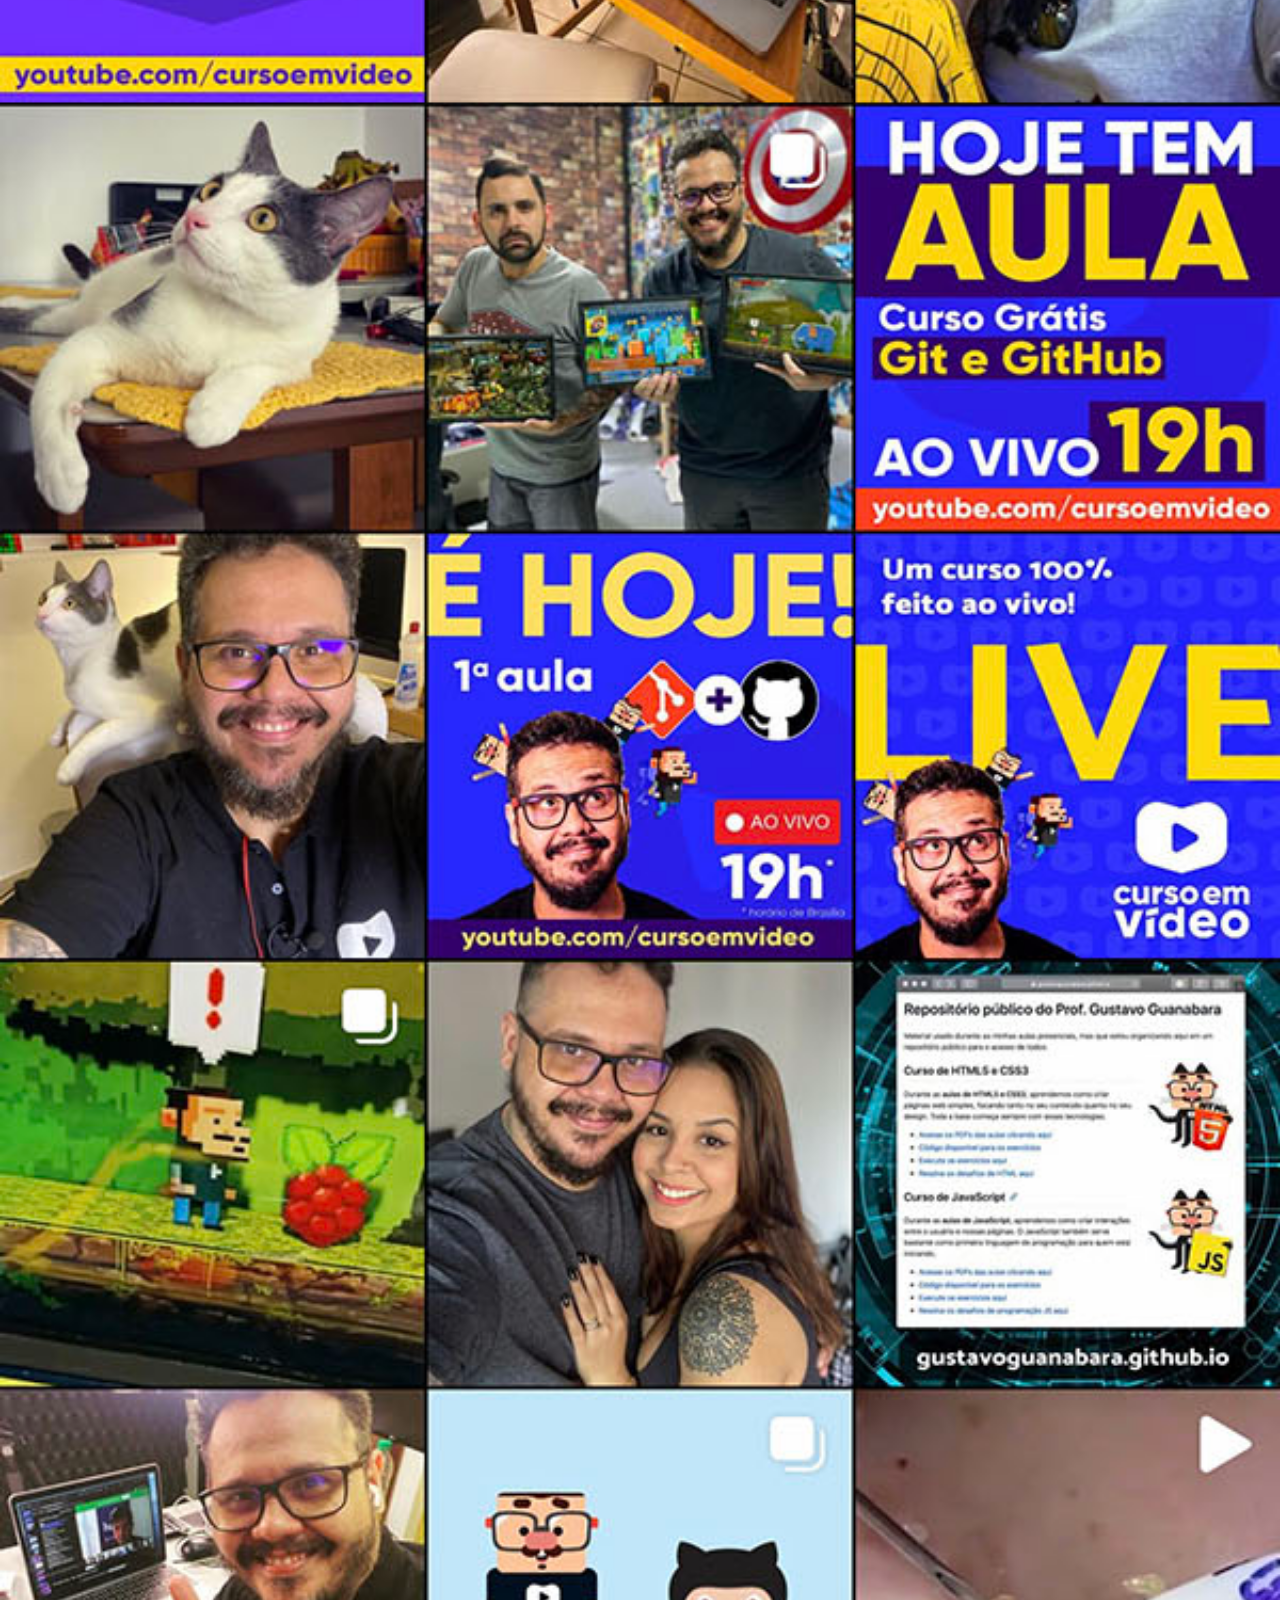
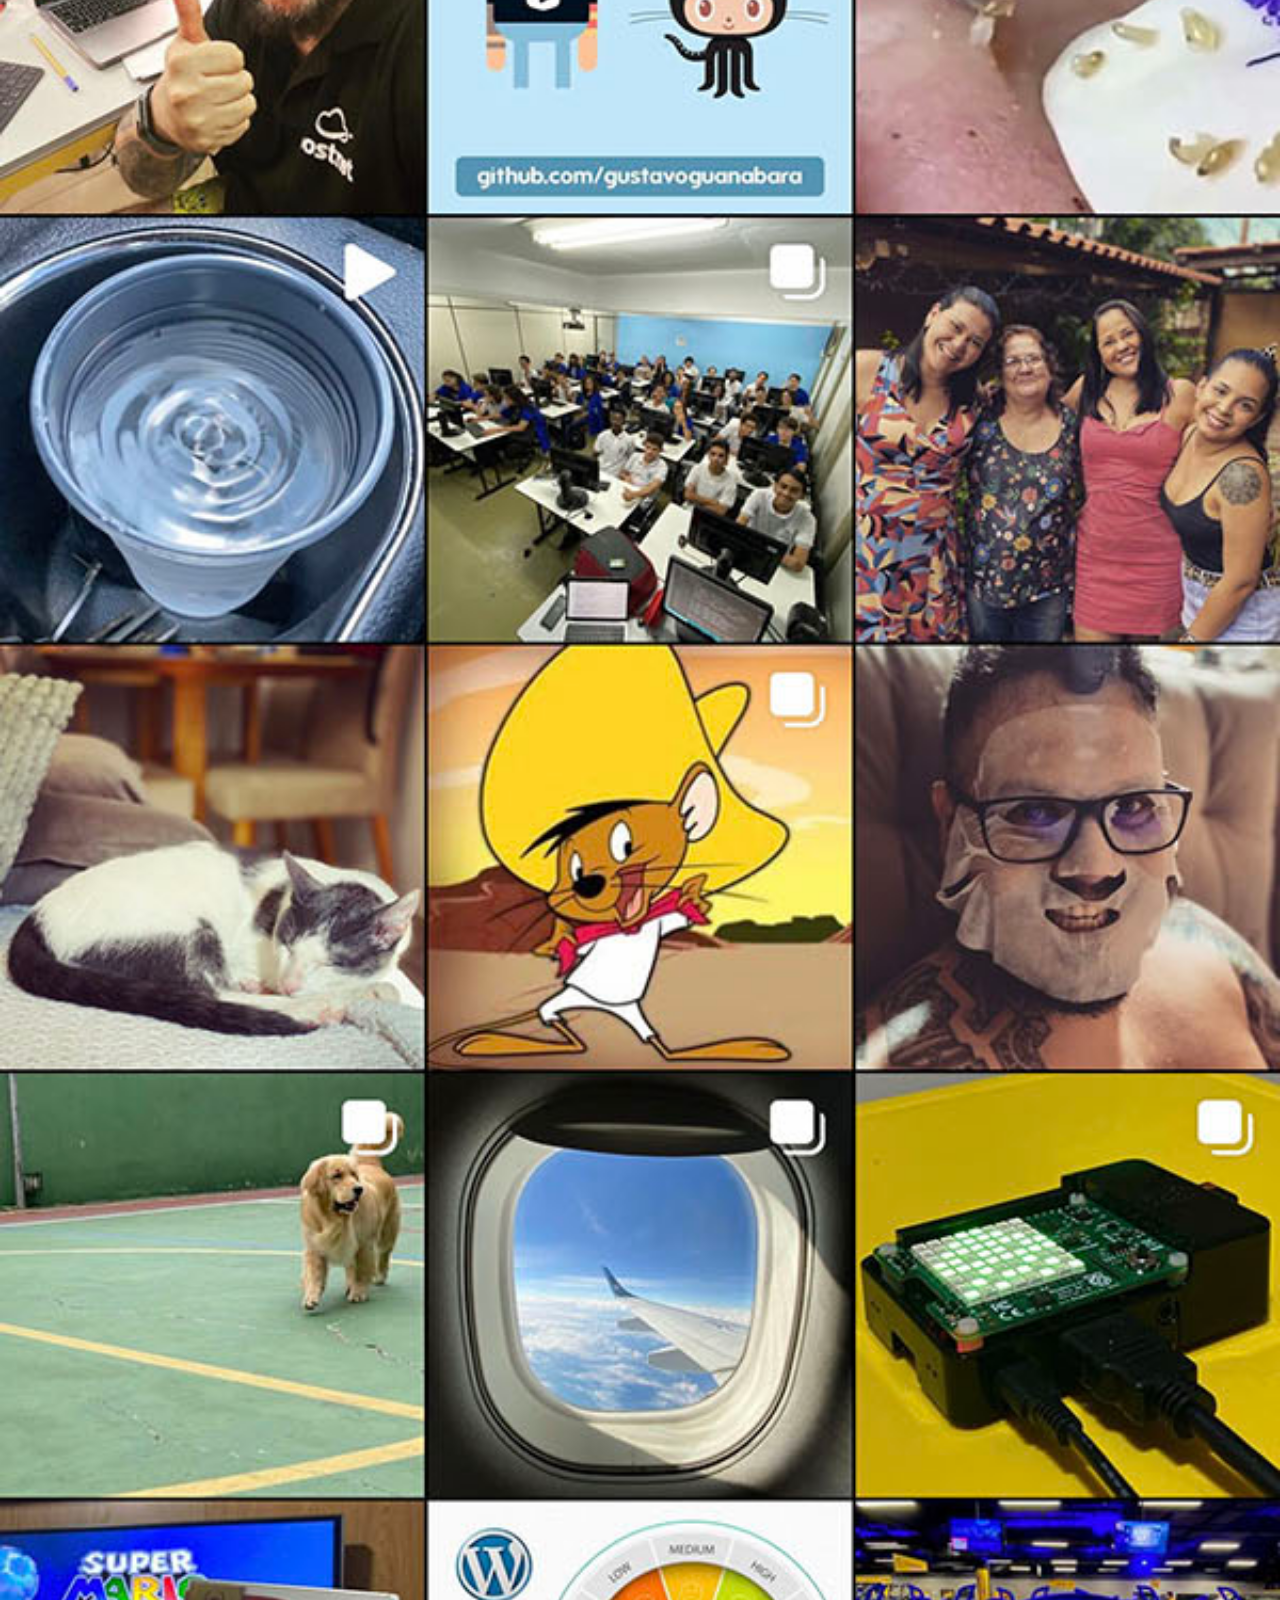
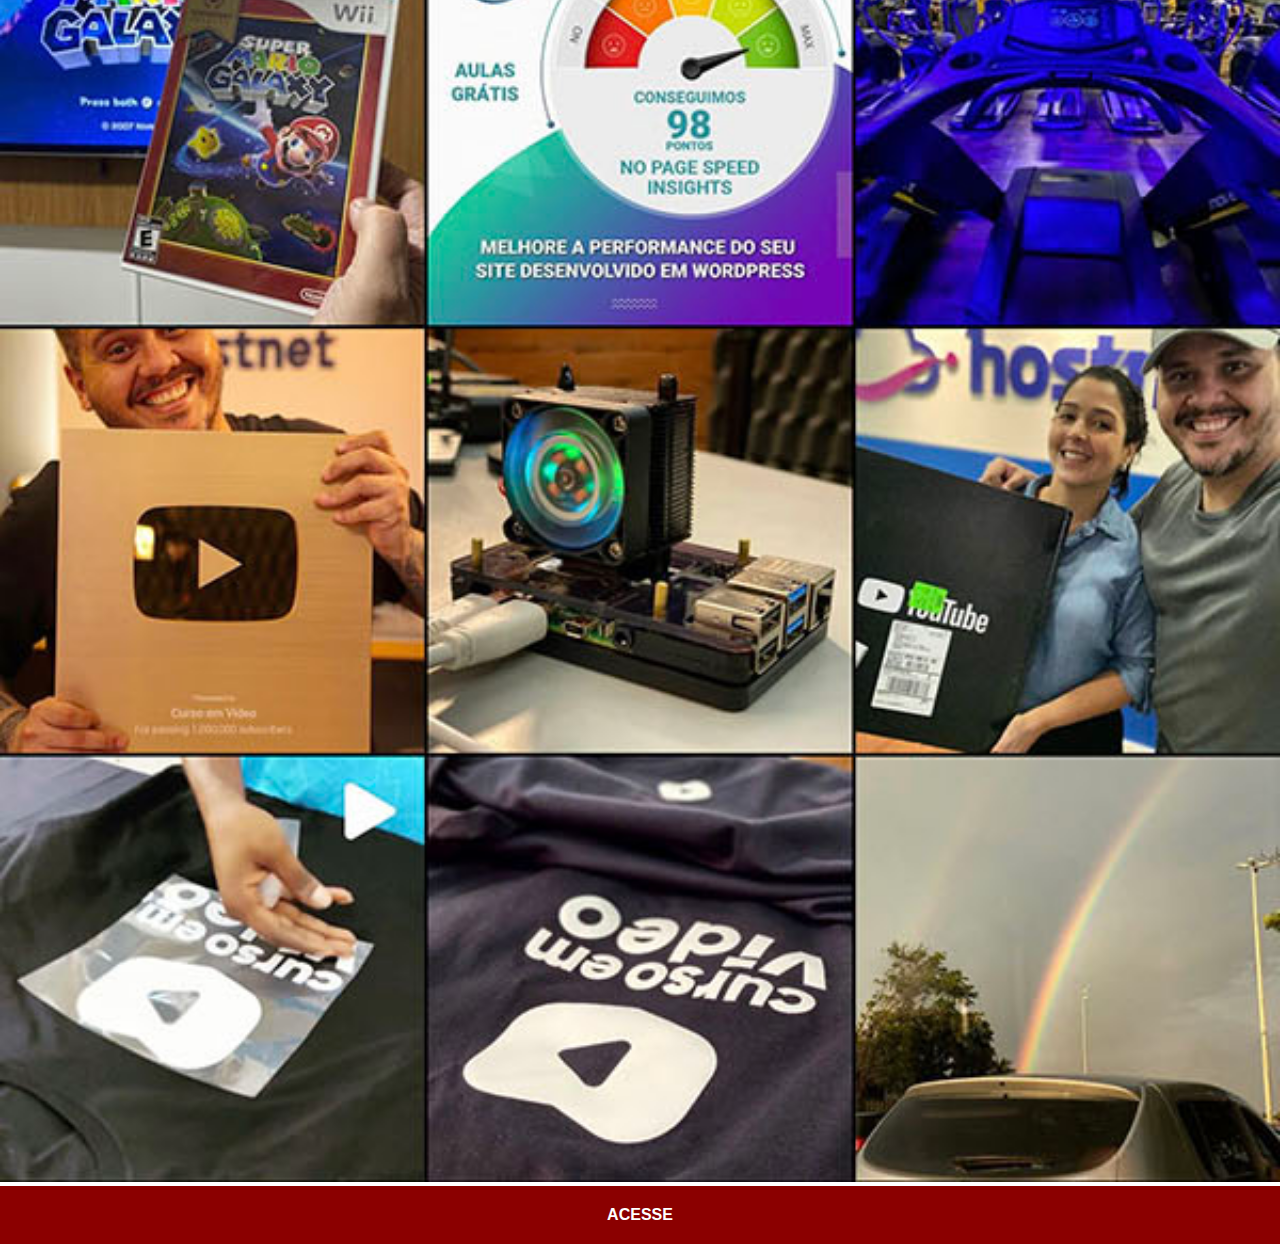
<file: instagram.html>
<!DOCTYPE html>
<html lang="pt-br">
<head>
    <meta charset="UTF-8">
    <meta http-equiv="X-UA-Compatible" content="IE=edge">
    <meta name="viewport" content="width=device-width, initial-scale=1.0">
    <title>Instagram</title>

    <link rel="stylesheet" href="estilos/social.css">
</head>
<body>
    <img src="imagens/tela-instagram.jpg" alt="Instagram">
    <a href="https://www.instagram.com/gustavoguanabara/" target="_blank">ACESSE</a>
</body>
</html>
</file>
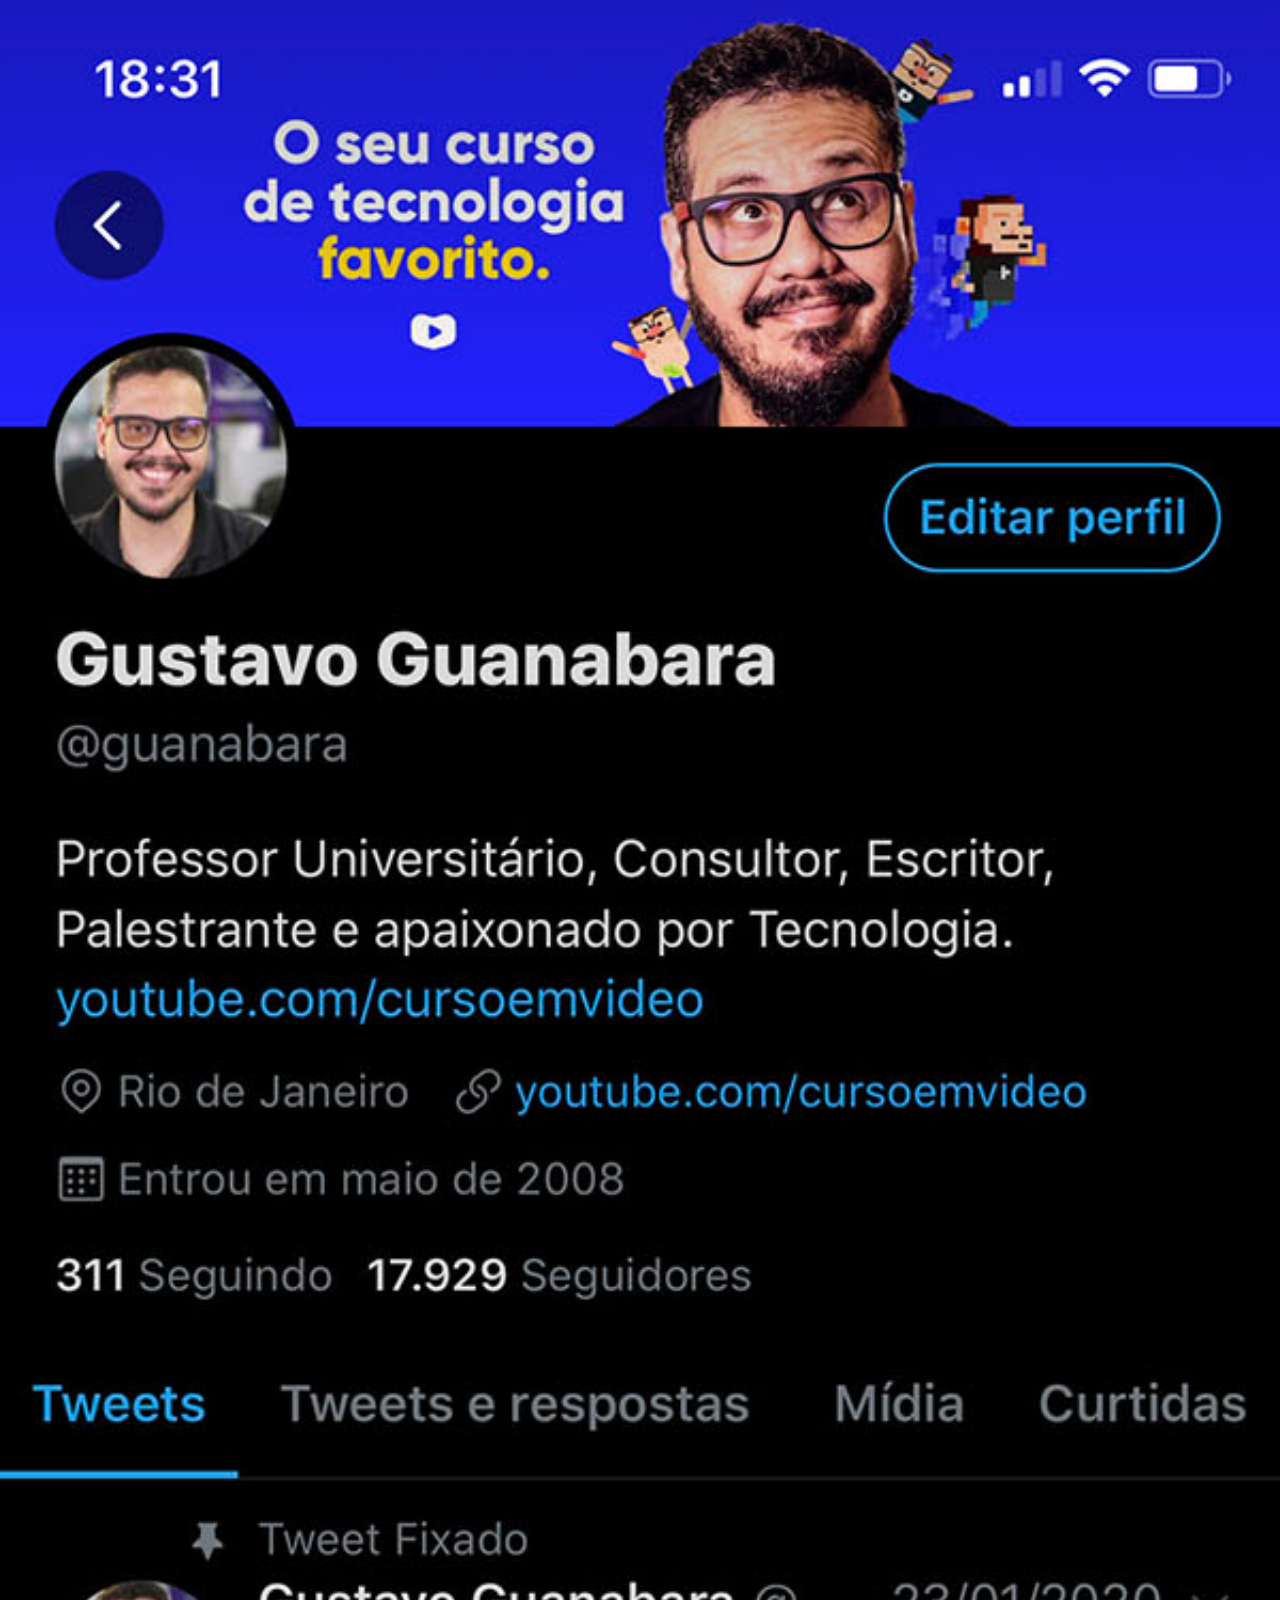
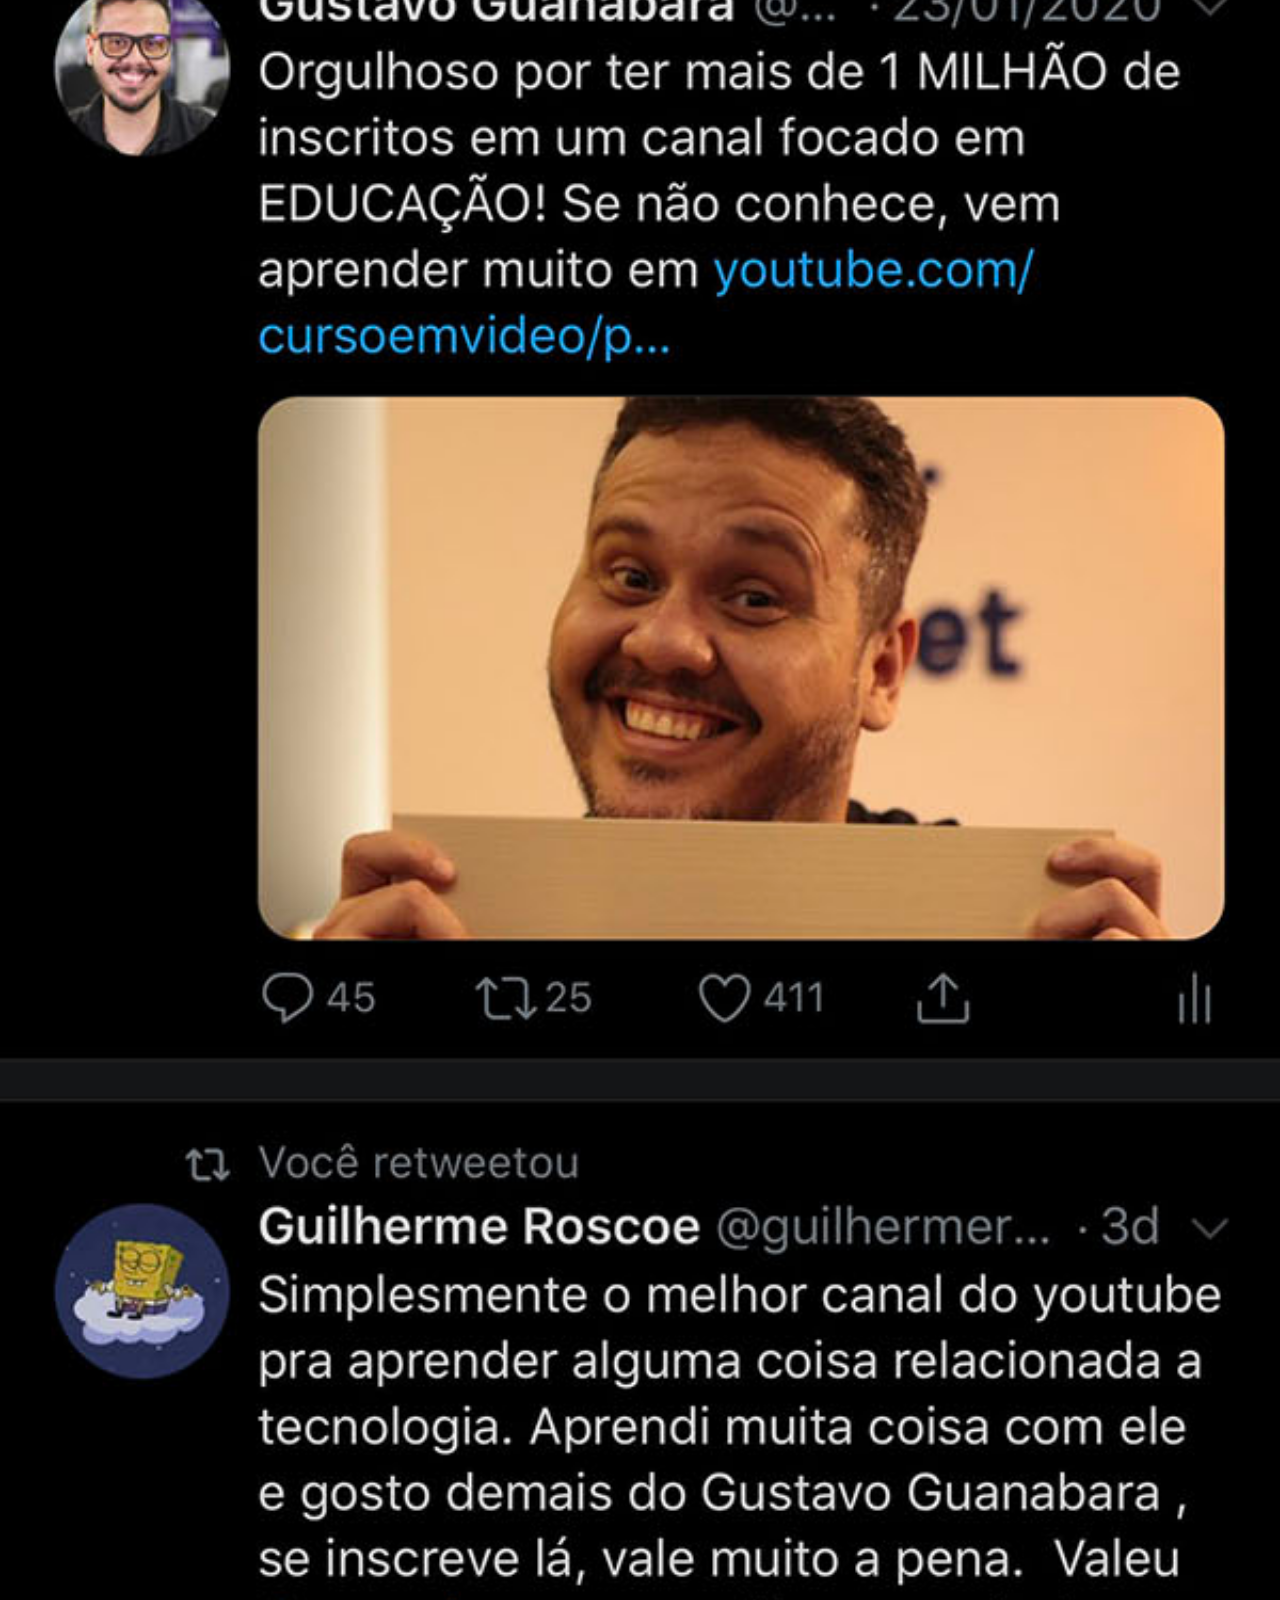
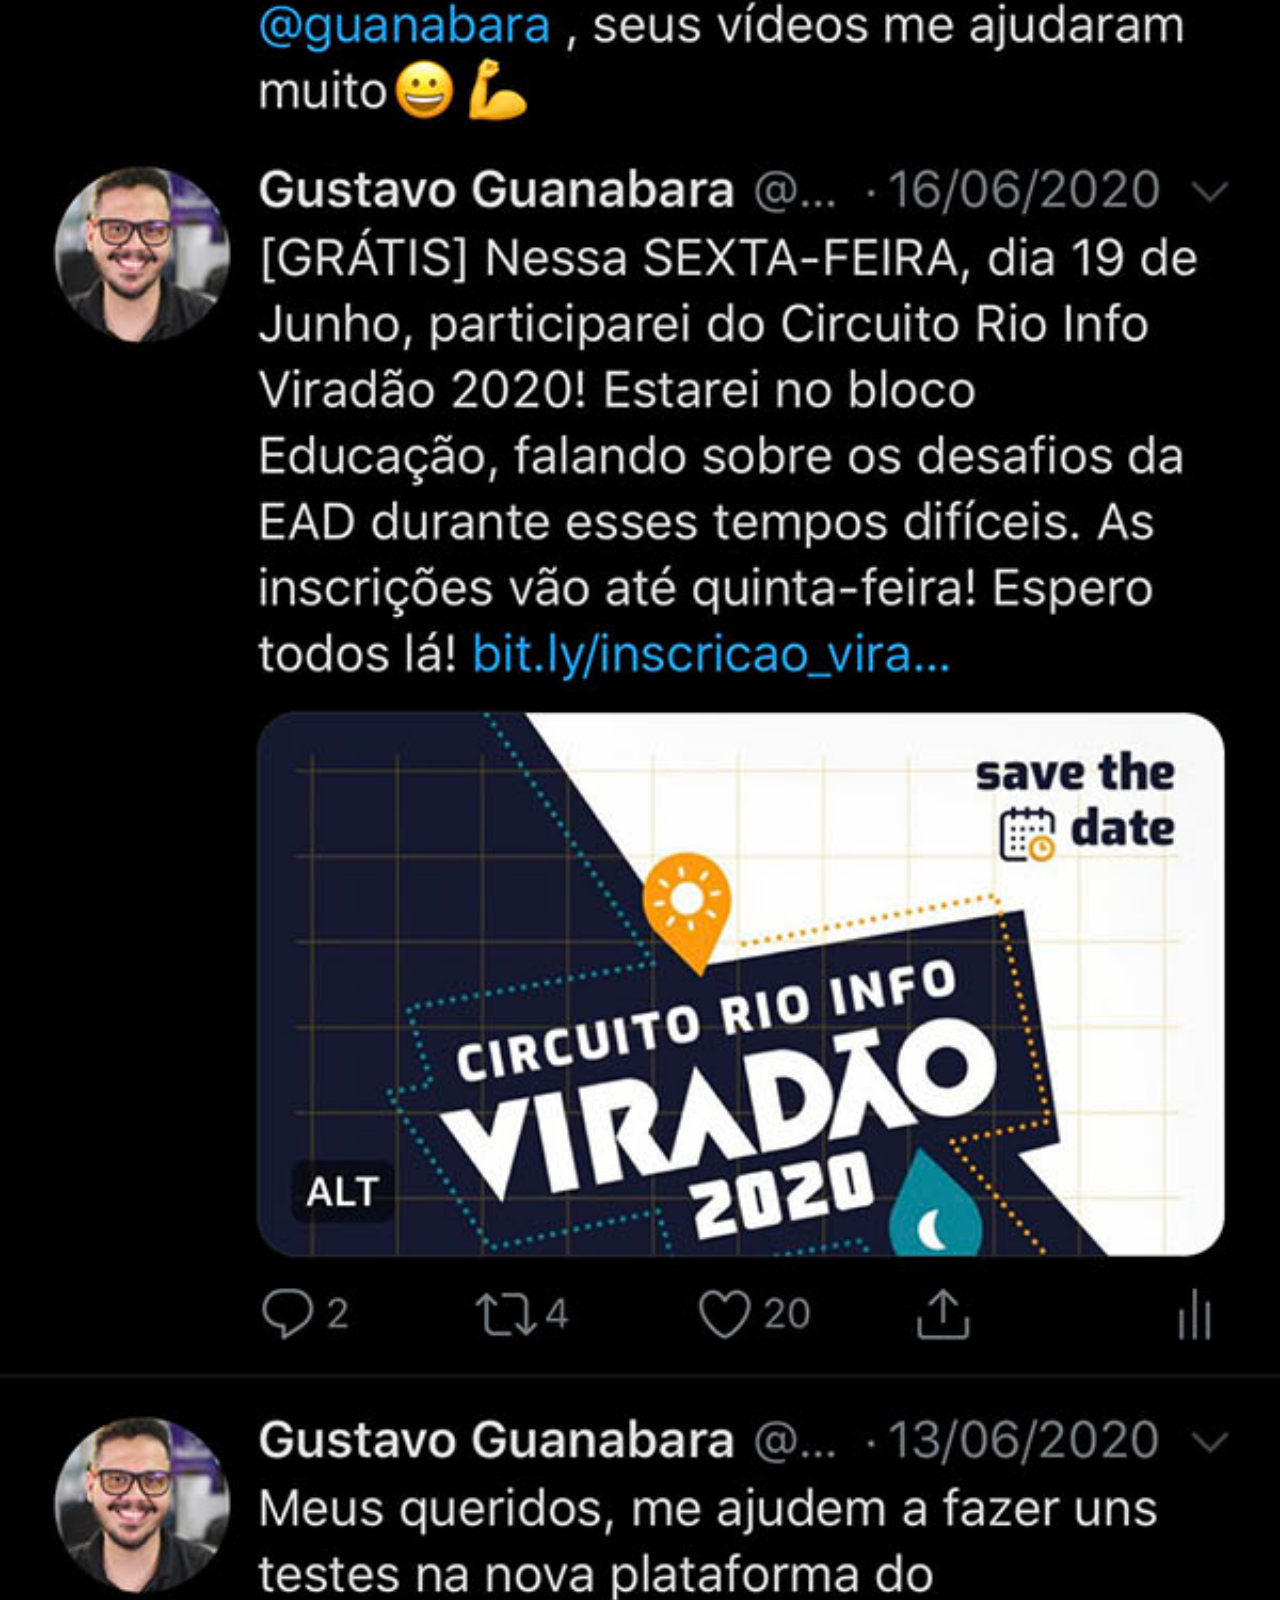
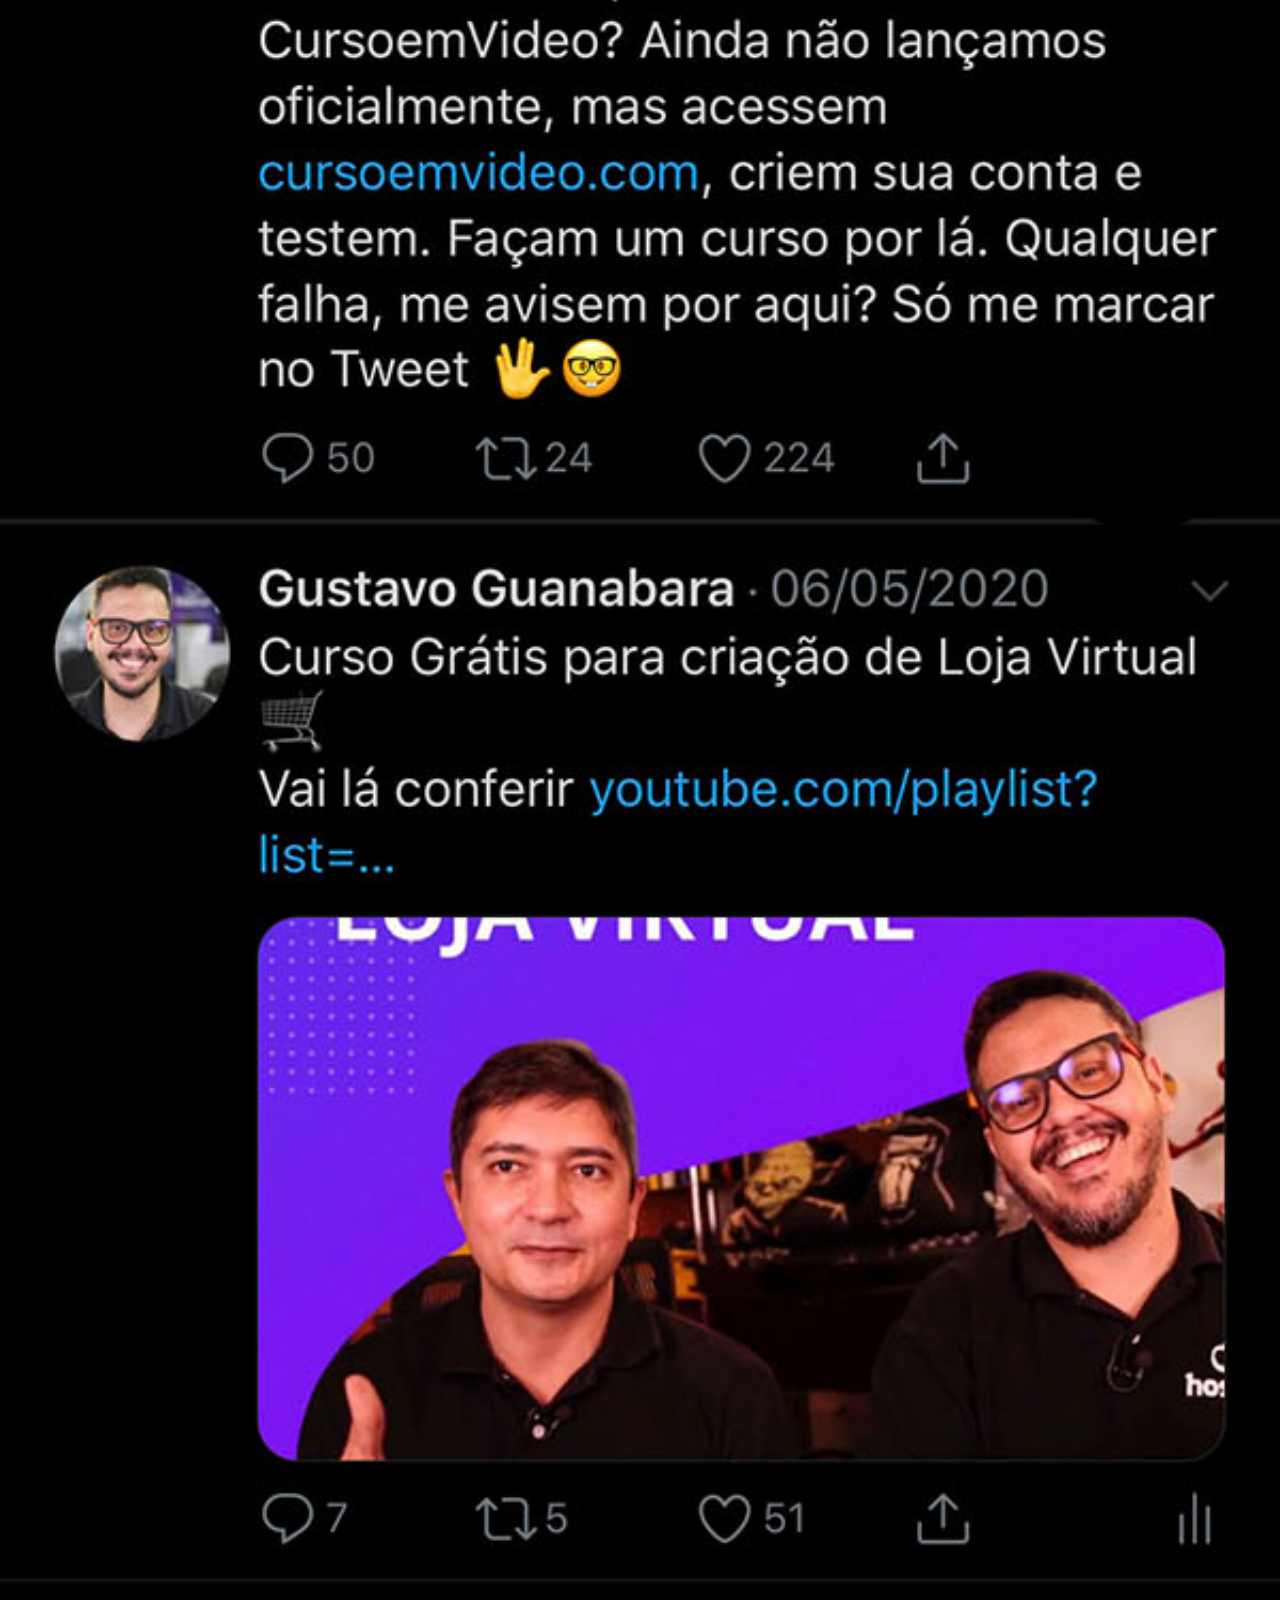
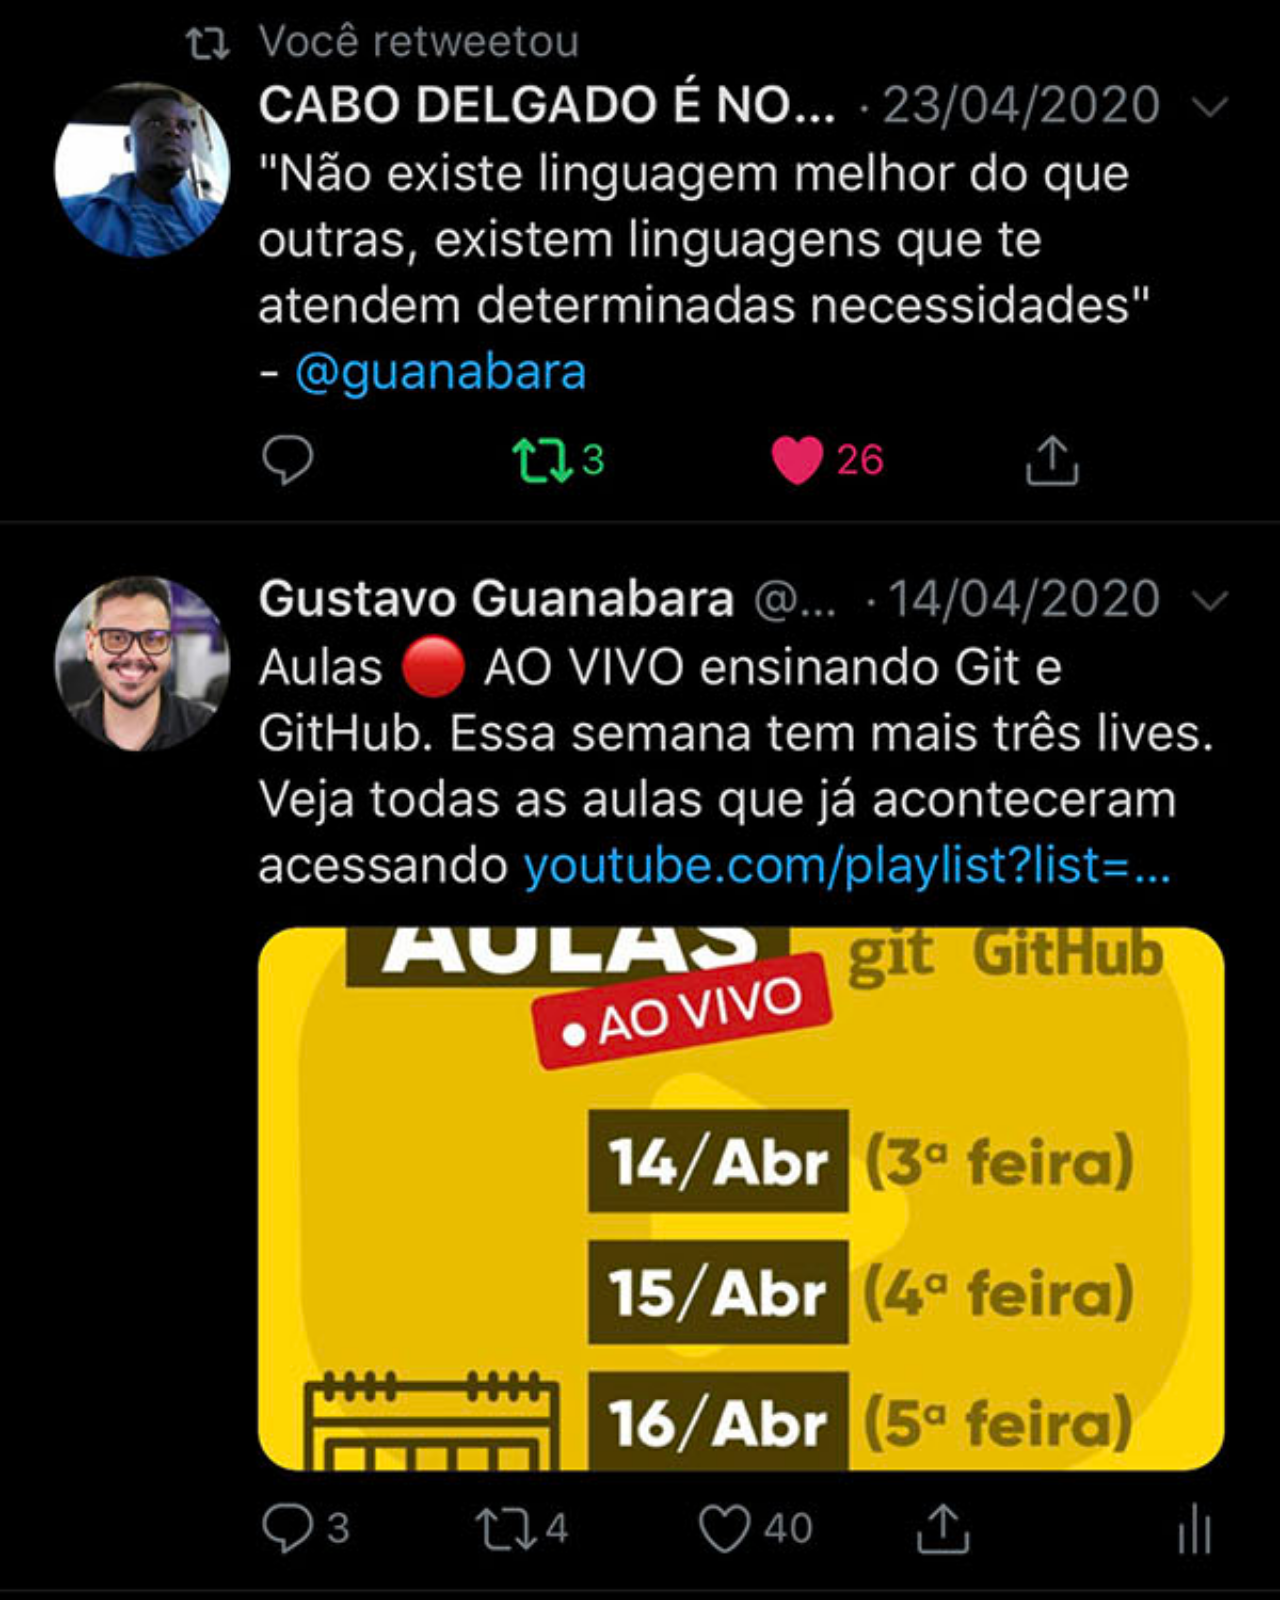
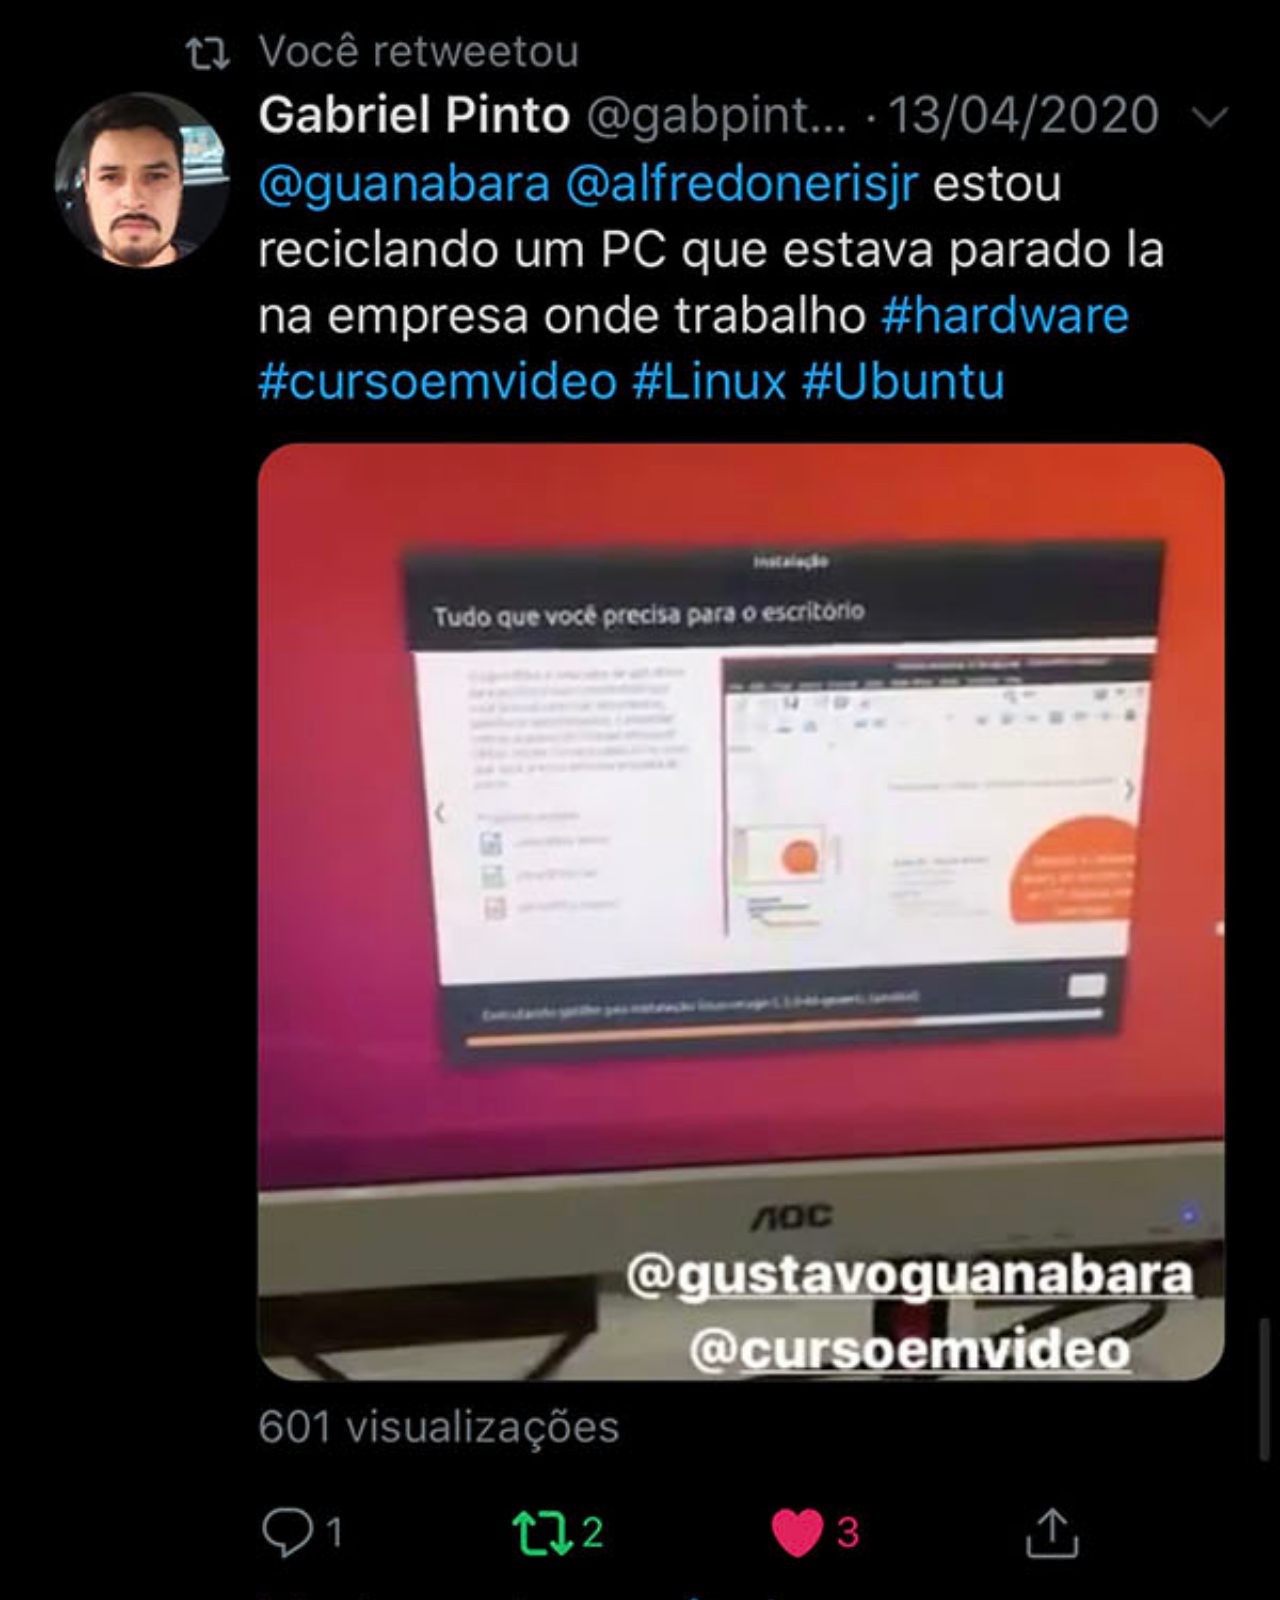
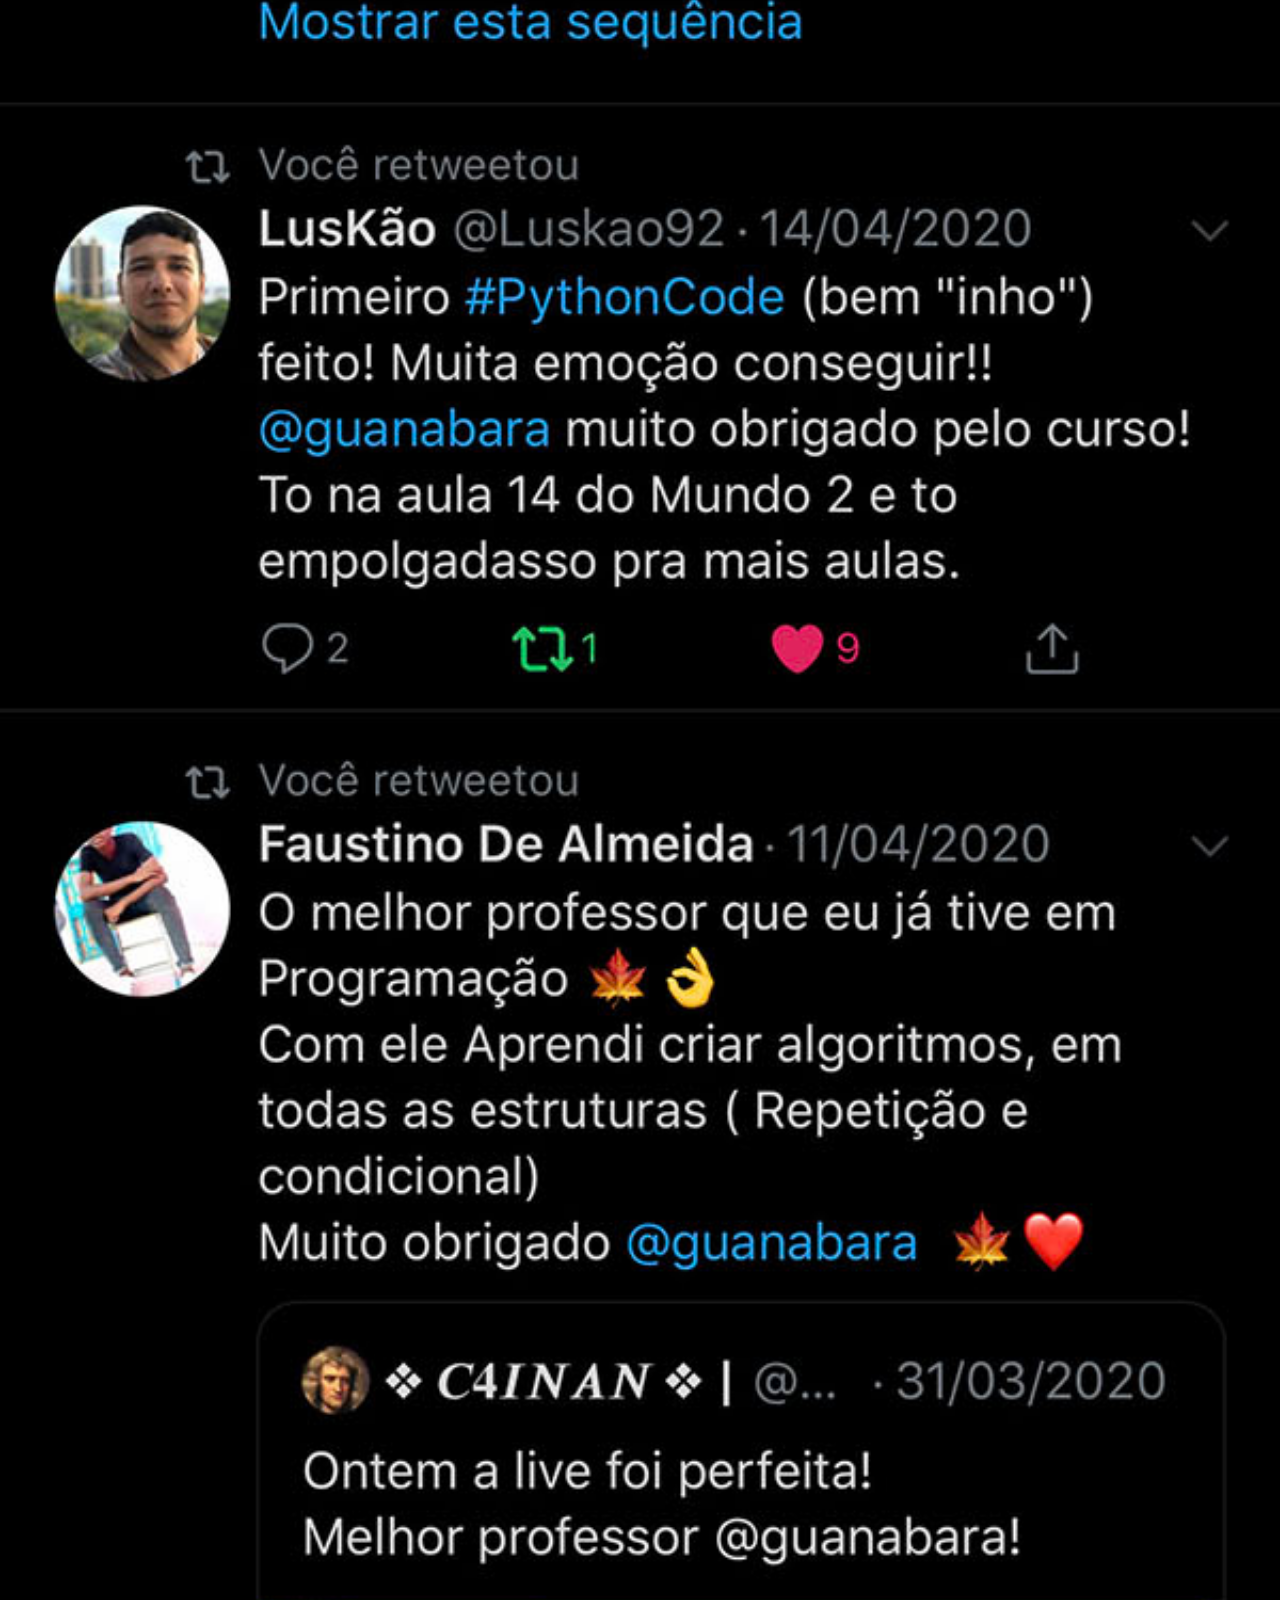
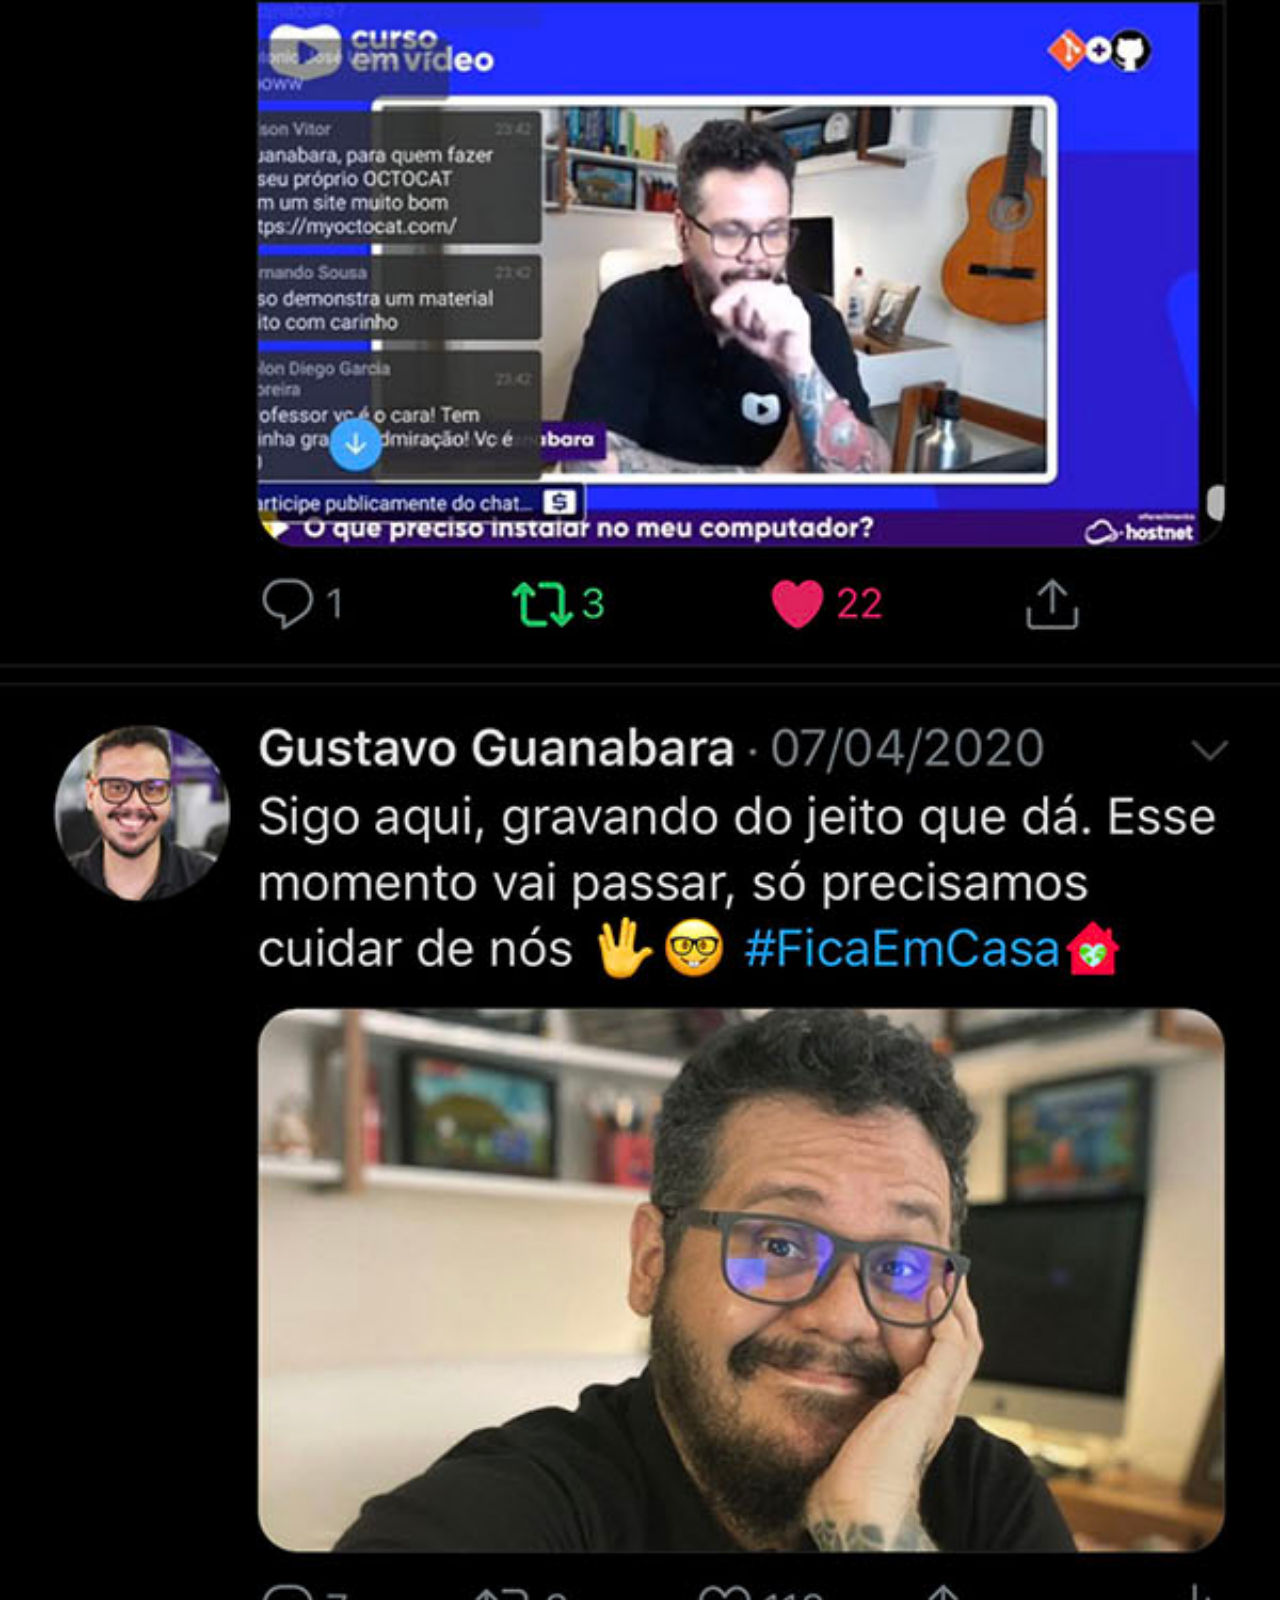
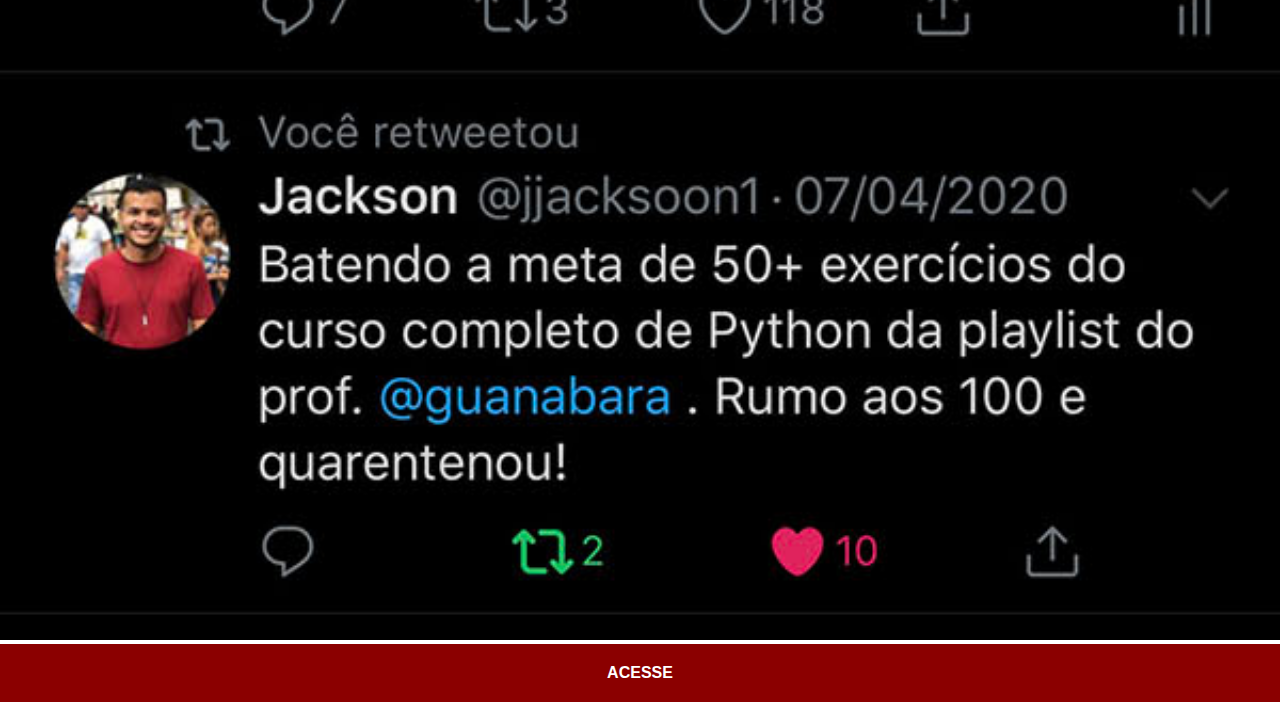
<file: twitter.html>
<!DOCTYPE html>
<html lang="pt-br">
<head>
    <meta charset="UTF-8">
    <meta http-equiv="X-UA-Compatible" content="IE=edge">
    <meta name="viewport" content="width=device-width, initial-scale=1.0">
    <title>Twitter</title>

    <link rel="stylesheet" href="estilos/social.css">
    
</head>
<body>
    <img src="imagens/tela-twitter.jpg" alt="Twitter">
    <a href="https://twitter.com/guanabara" target="_blank">ACESSE</a>
</body>
</html>
</file>
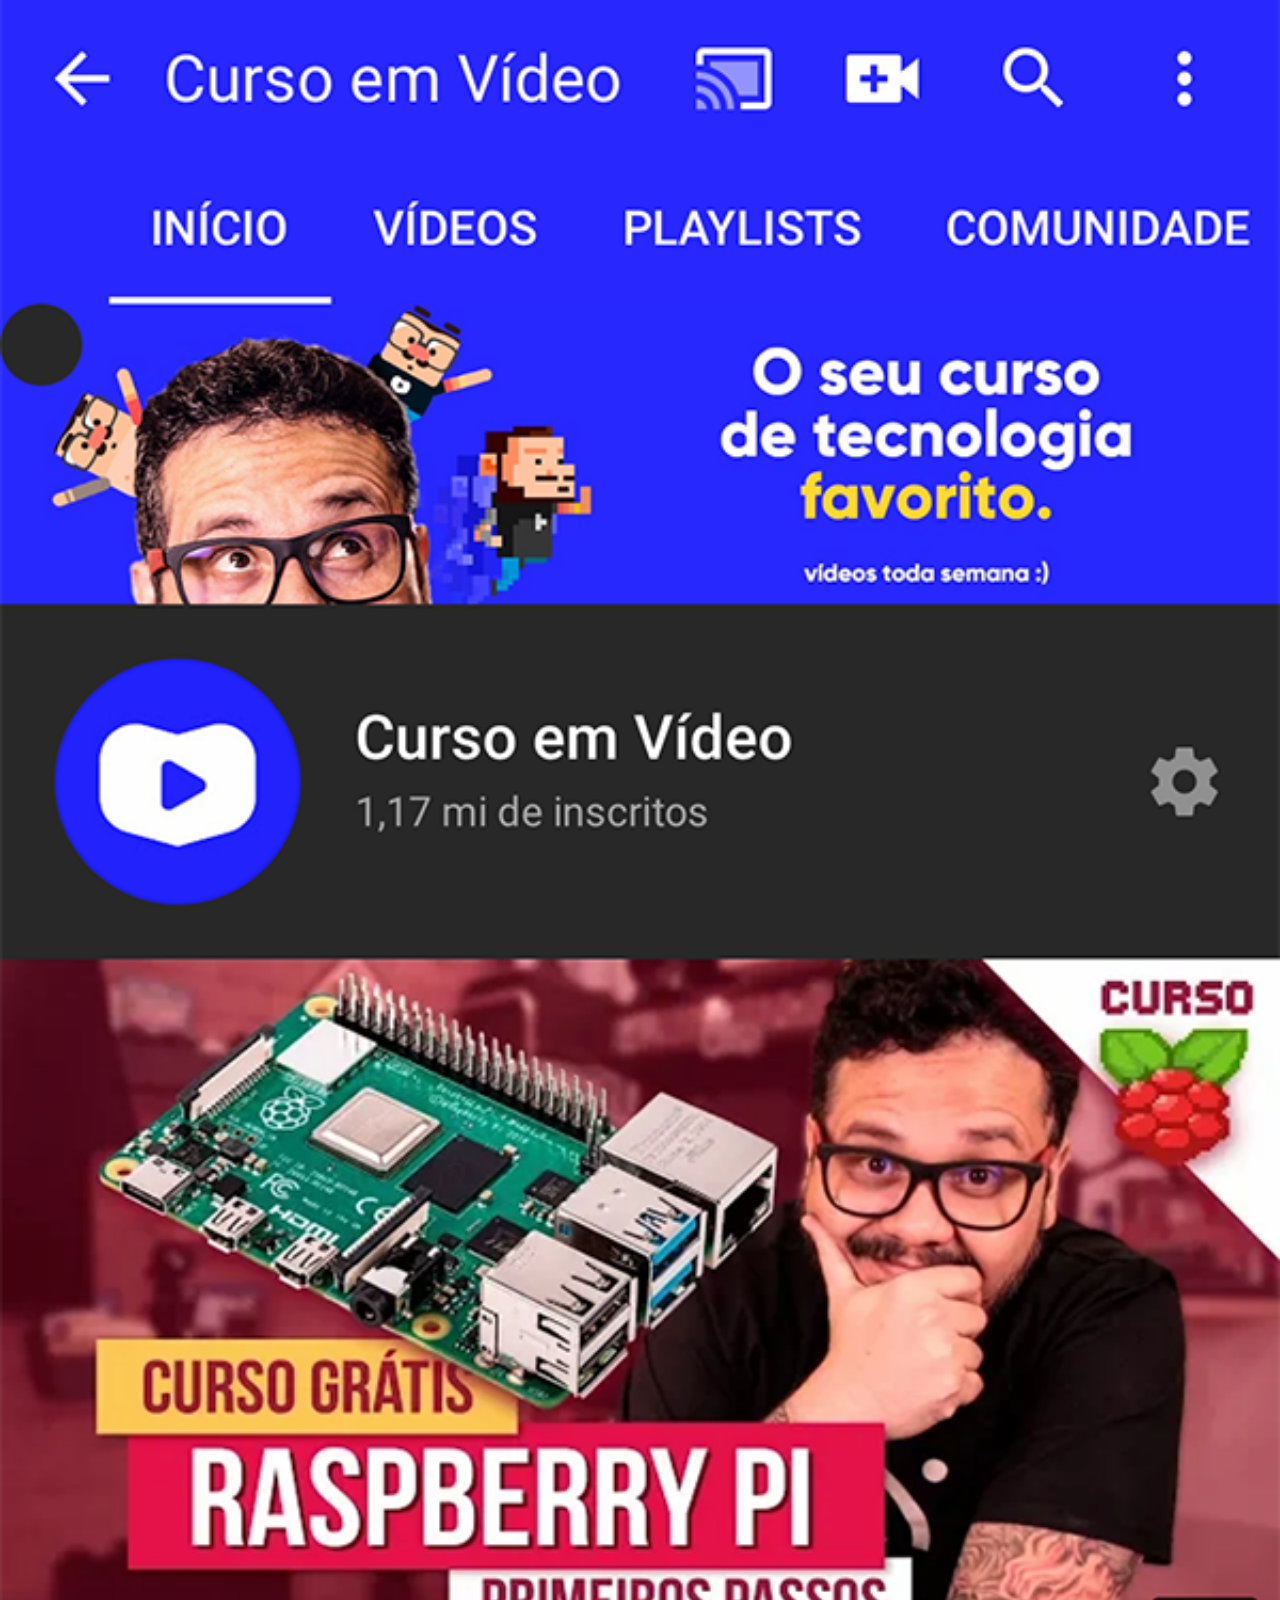
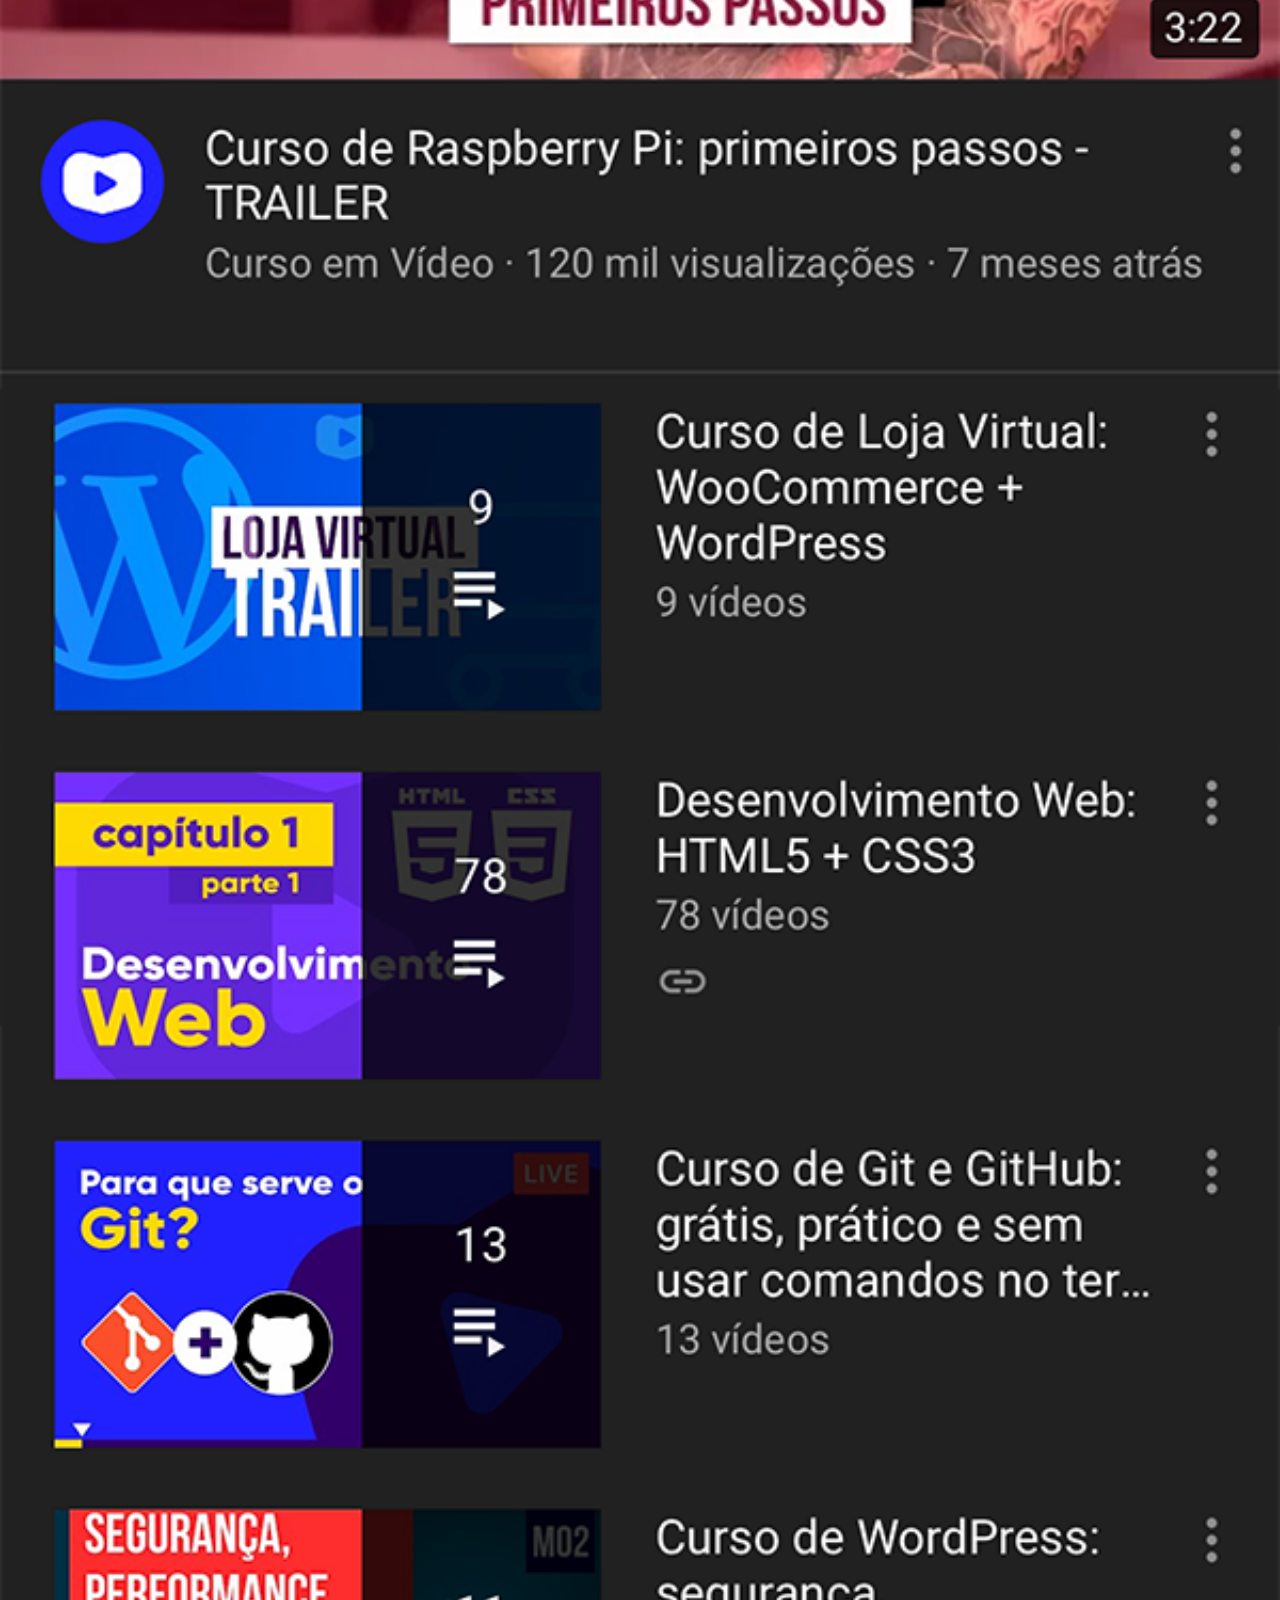
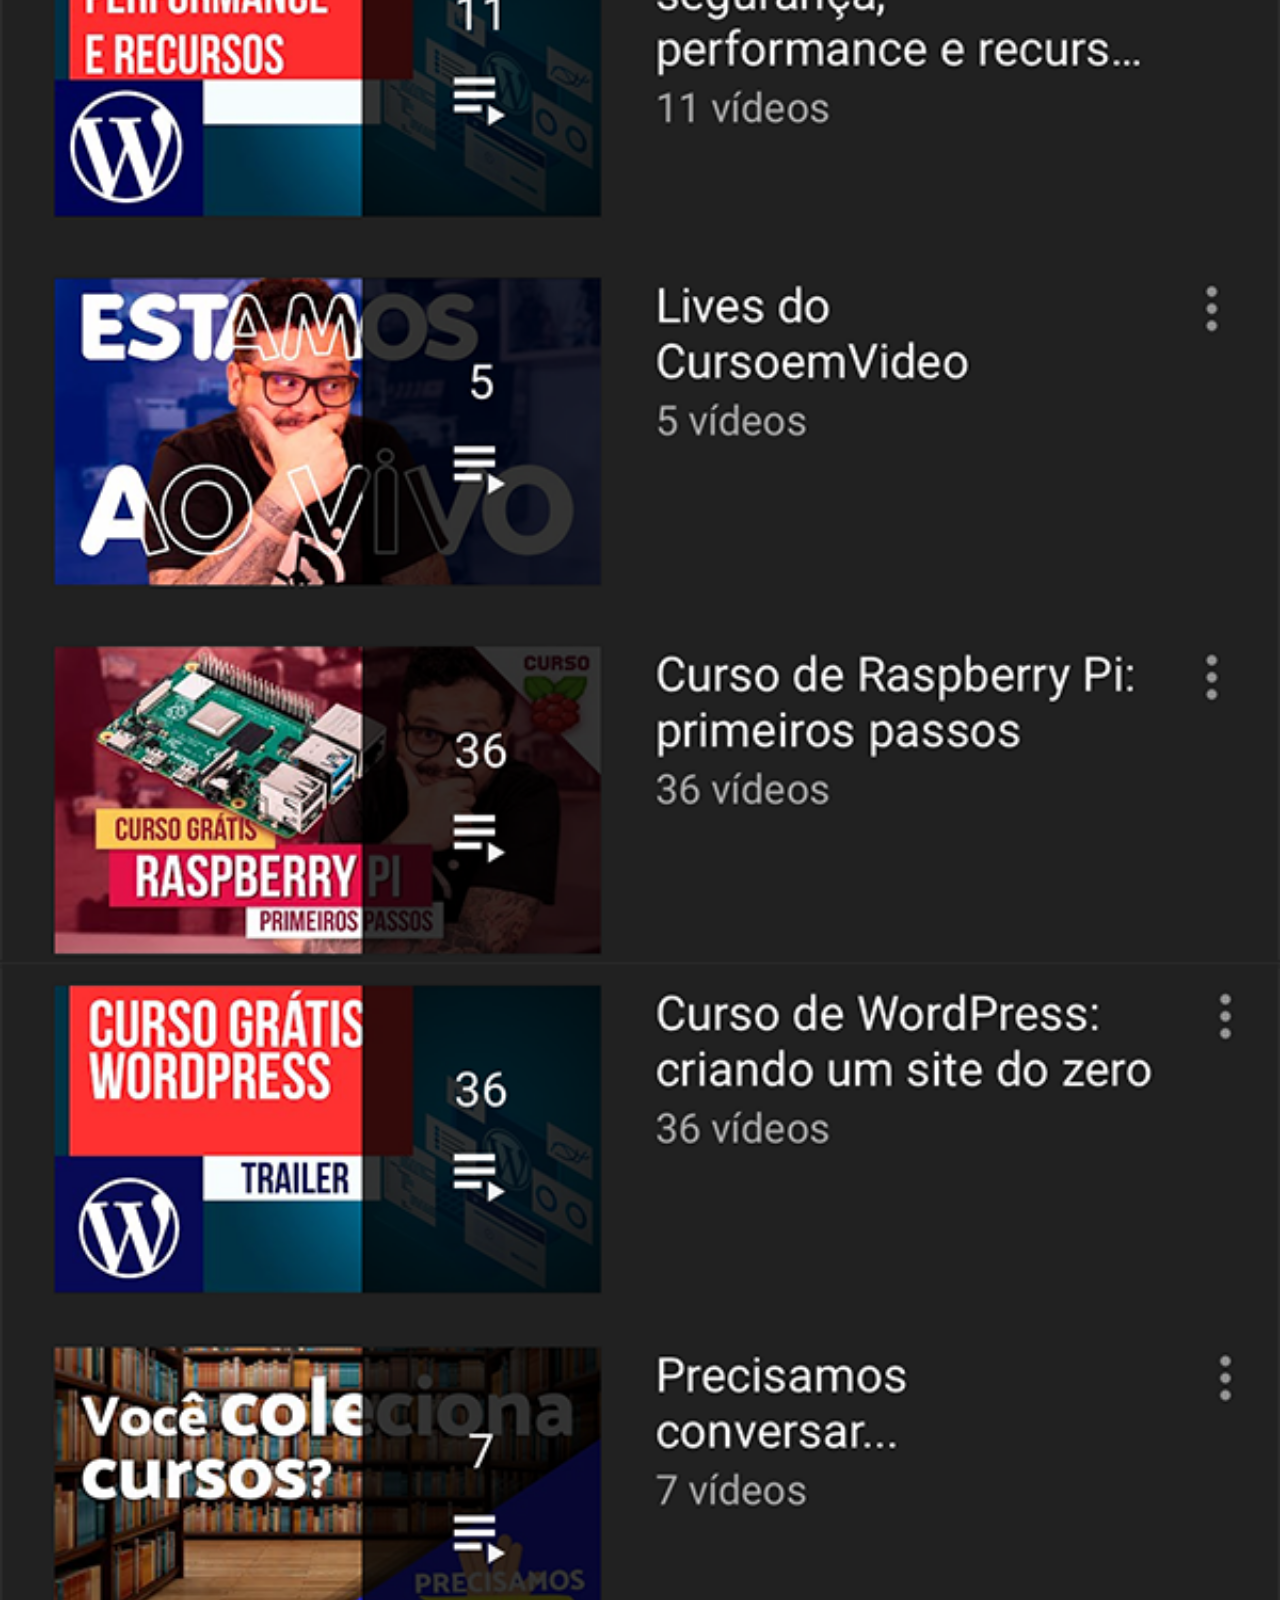
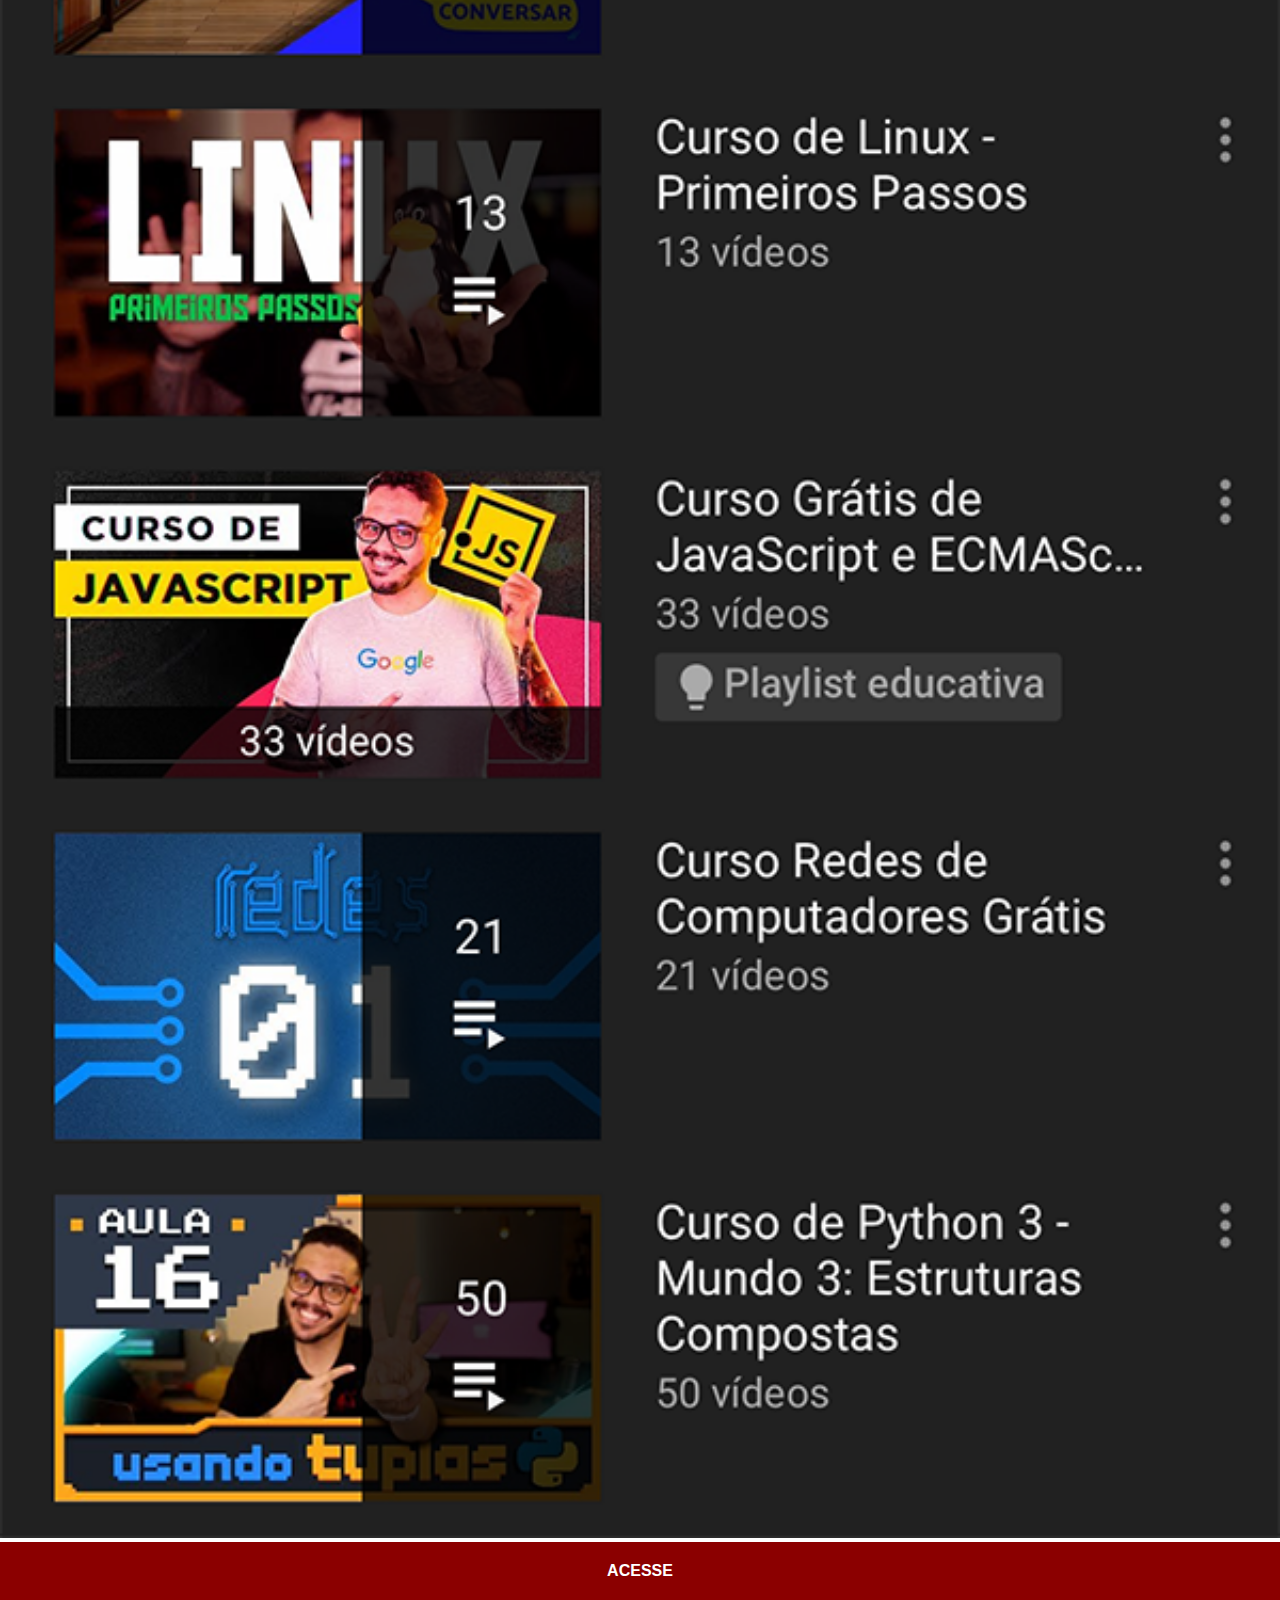
<file: youtube.html>
<!DOCTYPE html>
<html lang="pt-br">

<style>

    * {
        margin: 0px;
        padding: 0px;
        font-family: Arial, Helvetica, sans-serif;
    }

    ::-webkit-scrollbar {
        width: 0px;
        height: 0px;
    }

    img {
        width: 100vh;

    }


    a {
        display: block;
        color: white;
        background-color: darkred;
        padding: 20px;
        text-align: center;
        font-weight: bolder;
        text-decoration: none;
    }

    a:hover {
        background-color: #ff0000;
    }





</style>
<head>
    <meta charset="UTF-8">
    <meta http-equiv="X-UA-Compatible" content="IE=edge">
    <meta name="viewport" content="width=device-width, initial-scale=1.0">
    <title>YouTube</title>
    

    <link rel="stylesheet" href="estilos/social.css">
</head>
<body>
    <img src="imagens/tela-youtube.png" alt="YouTube">
    <a href="https://www.youtube.com/@CursoemVideo/playlists" target="_blank">ACESSE</a>
</body>
</html>
</file>
<file: estilo/style.css>
@charset "UTF-8";

* {
    margin: 0px;
    padding: 0px;
    font-family: Arial, Helvetica, sans-serif;
}

html, body {
            height: 100vh;
            width: 100vw;
            background-color: black;
}

body {
      background: url('../imagens/fundo-madeira.jpg') no-repeat top center;
      background-size: cover;
      background-attachment: fixed;


}

main {
      position: relative;  
      height: 100vh;
      
}

section#telefone {
       position: absolute;
       top: 50%;
       left: 40%;
       transform: translate(-50%, -50%);
       height: 627px;
       width: 311px;
       background: url(../imagens/frame-iphone.png) no-repeat;
}

iframe#tela {
             position: relative;
             top: 80px;
             left: 22px;
             width: 267px;
             height: 471px;
}

section#redes-sociais img {
                           width: 50px;
                           margin: 10px;
                           border-radius: 50%; /* o valor de 50% para border-radius arredonda a imagem */
                           box-shadow: 2px 2px 5px rgba(0, 0, 0, 0.461);
                           box-sizing: border-box;

}

section#redes-sociais {
                       text-align: right;
}

section#redes-sociais img:hover {
                                 border: 2px solid #ffffff8b;
                                 transform: translate(-10px -10px);
                                 transition: transform .5s;
}
</file>
<file: estilos/social.css>
@charset "UTF-8";



    * {
        margin: 0px;
        padding: 0px;
        font-family: Arial, Helvetica, sans-serif;
    }

    ::-webkit-scrollbar {
        width: 0px;
        height: 0px;
    }

    img {
        width: 100vw;

    }


    a {
        display: block;
        color: white;
        background-color: darkred;
        padding: 20px;
        text-align: center;
        font-weight: bolder;
        text-decoration: none;
    }

    a:hover {
        background-color: #ff0000;
    }
</file>
